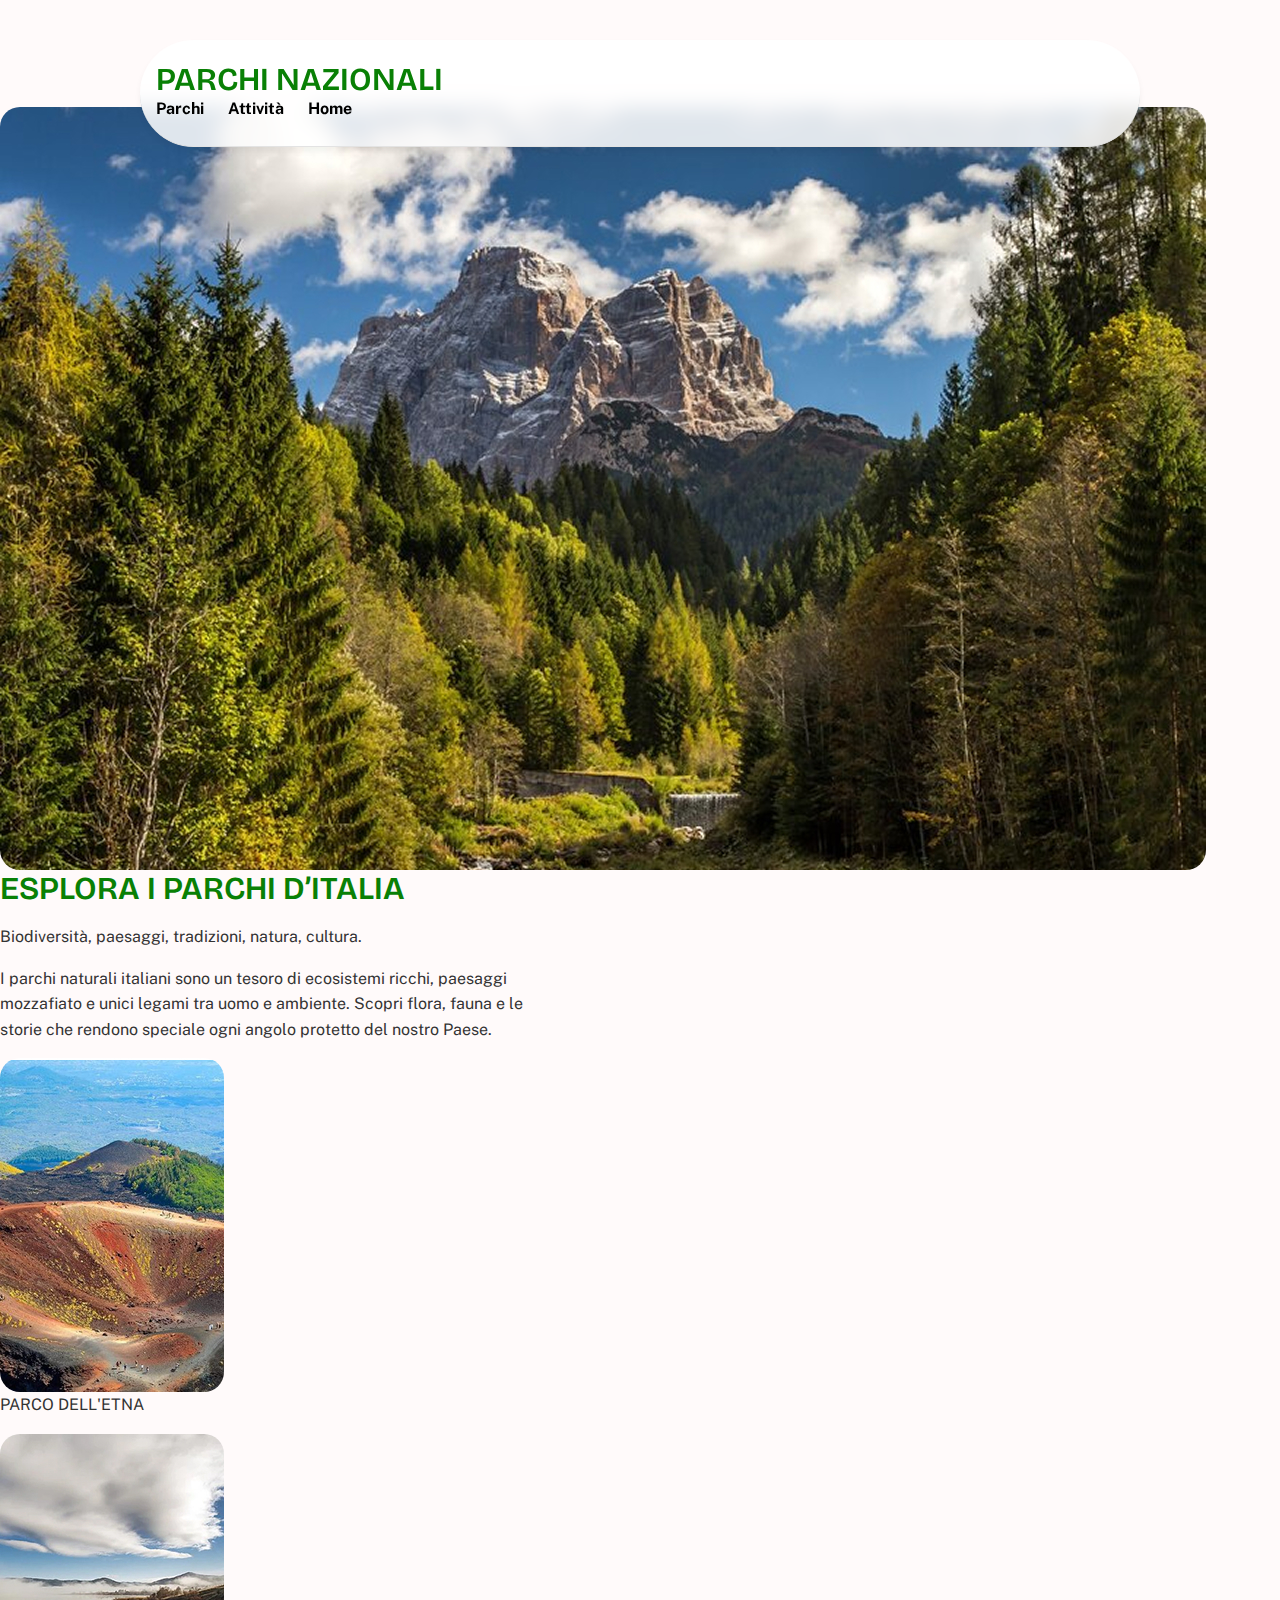
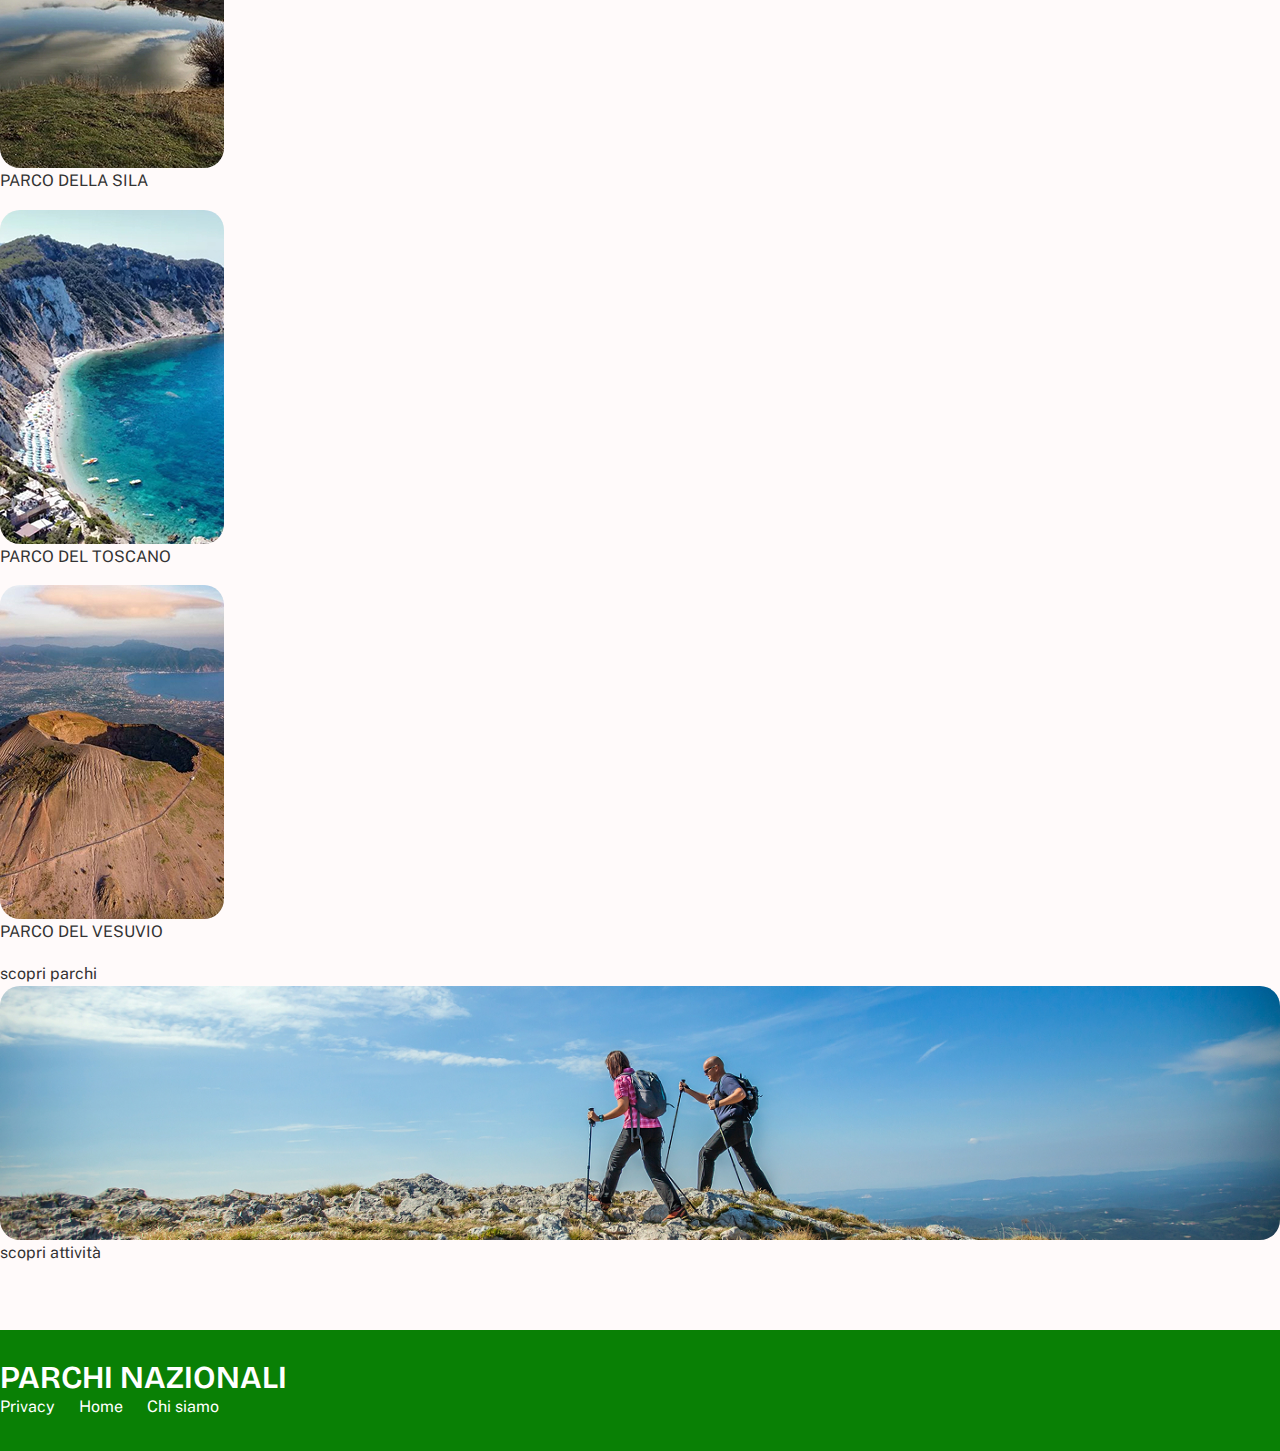
<file: index.html>
<!DOCTYPE html>
<html lang="it">
<head>
  <meta charset="UTF-8">
  <meta name="viewport" content="width=device-width, initial-scale=1.0">
  <title>Parchi Nazionali</title>
  <link rel="stylesheet" href="css/style.css">
</head>
<body>

  <header>
    <div class="header-container">
   <h3><a href="index.html">PARCHI NAZIONALI</a></h3>
    <nav>
      <ul>
      <li><a href="parchi.html">Parchi</a></li>
     <li><a href="attivita.html">Attività</a></li>
     <li><a href="index.html">Home</a></li>
      </ul>
    </nav>
    </div>
  </header>
<main class="main-content">
  
    <img class="homeimg" src="img/home.jpg" alt="Dolomiti">
 
 <h2>ESPLORA I PARCHI D’ITALIA</h2>
 <section class="tpd">
  <p>Biodiversità, paesaggi, tradizioni, natura, cultura.</p>
   <p>I parchi naturali italiani sono un tesoro di ecosistemi ricchi, paesaggi mozzafiato e unici legami tra uomo e ambiente.
    Scopri flora, fauna e le storie che rendono speciale ogni angolo protetto del nostro Paese.</p> 
  
</section>

<section class="parchi-grid">
  <div class="parchi-card">
    <a href="etna.html">
    <div class="parchi-img">
      </a>
    <img a src="img/etnahome.jpg" alt="Etna">
     </div>
     <div class="parchi-text">
     <p><a href="etna.html"> PARCO DELL'ETNA</a></p>
    </div>
    </div>

    <div class="parchi-card">
    <div class="parchi-img">
      <a href="sila.html">
    <img a src="img/silahome.jpg" alt="sila">
    </a>
     </div>
     <div class="parchi-text">
     <p><a href="sila.html"> PARCO DELLA SILA</a></p>
    </div>
    </div>

    <div class="parchi-card">
    <div class="parchi-img">
    <a href="toscano.html">
    <img a src="img/toscanohome.jpg" alt="toscano">
    </a>
    </div>
    <div class="parchi-text">
    <p><a href="toscano.html"> PARCO DEL TOSCANO</a></p>
    </div>
    </div>

    <div class="parchi-card">
    <div class="parchi-img">
    <a href="vesuvio.html">
    <img src="img/vesuviohome.jpg" alt="Vesuvio">
    </a>
    </div>
    <div class="parchi-text">
    <p><a href="vesuvio.html"> PARCO DEL VESUVIO</a></p>
    </div>
    </div>


</section>

<section class="bottoneuno">
  <a href="parchi.html"> scopri parchi </a>
</section>

<section class="attivita-img-wrapper">
   <a href="attivita.html">
  <img  class="homeimg" src="img/homeattivita.jpg" alt="attività">
</a>
</section>

<section class="bottonedue">
  <a href="attivita.html"> scopri attività </a>
</section>


</main>


 <footer > 
              <div class="footer-container"> 
              <div class="footer-title">
                 <h3><a href="index.html"> PARCHI NAZIONALI </a></h3> 
                </div> 
                <div class="footer-text">
                   <nav> 
                    <ul> 
                      <li><a href="">Privacy</a>
                      </li> 
                      <li><a href="index.html">Home</a></li> 
                      <li><a href="">Chi siamo</a></li> 
                    </ul> 
                  </nav> 
                </div> 
             </div> 
            </footer>

</body>
</html>
</file>
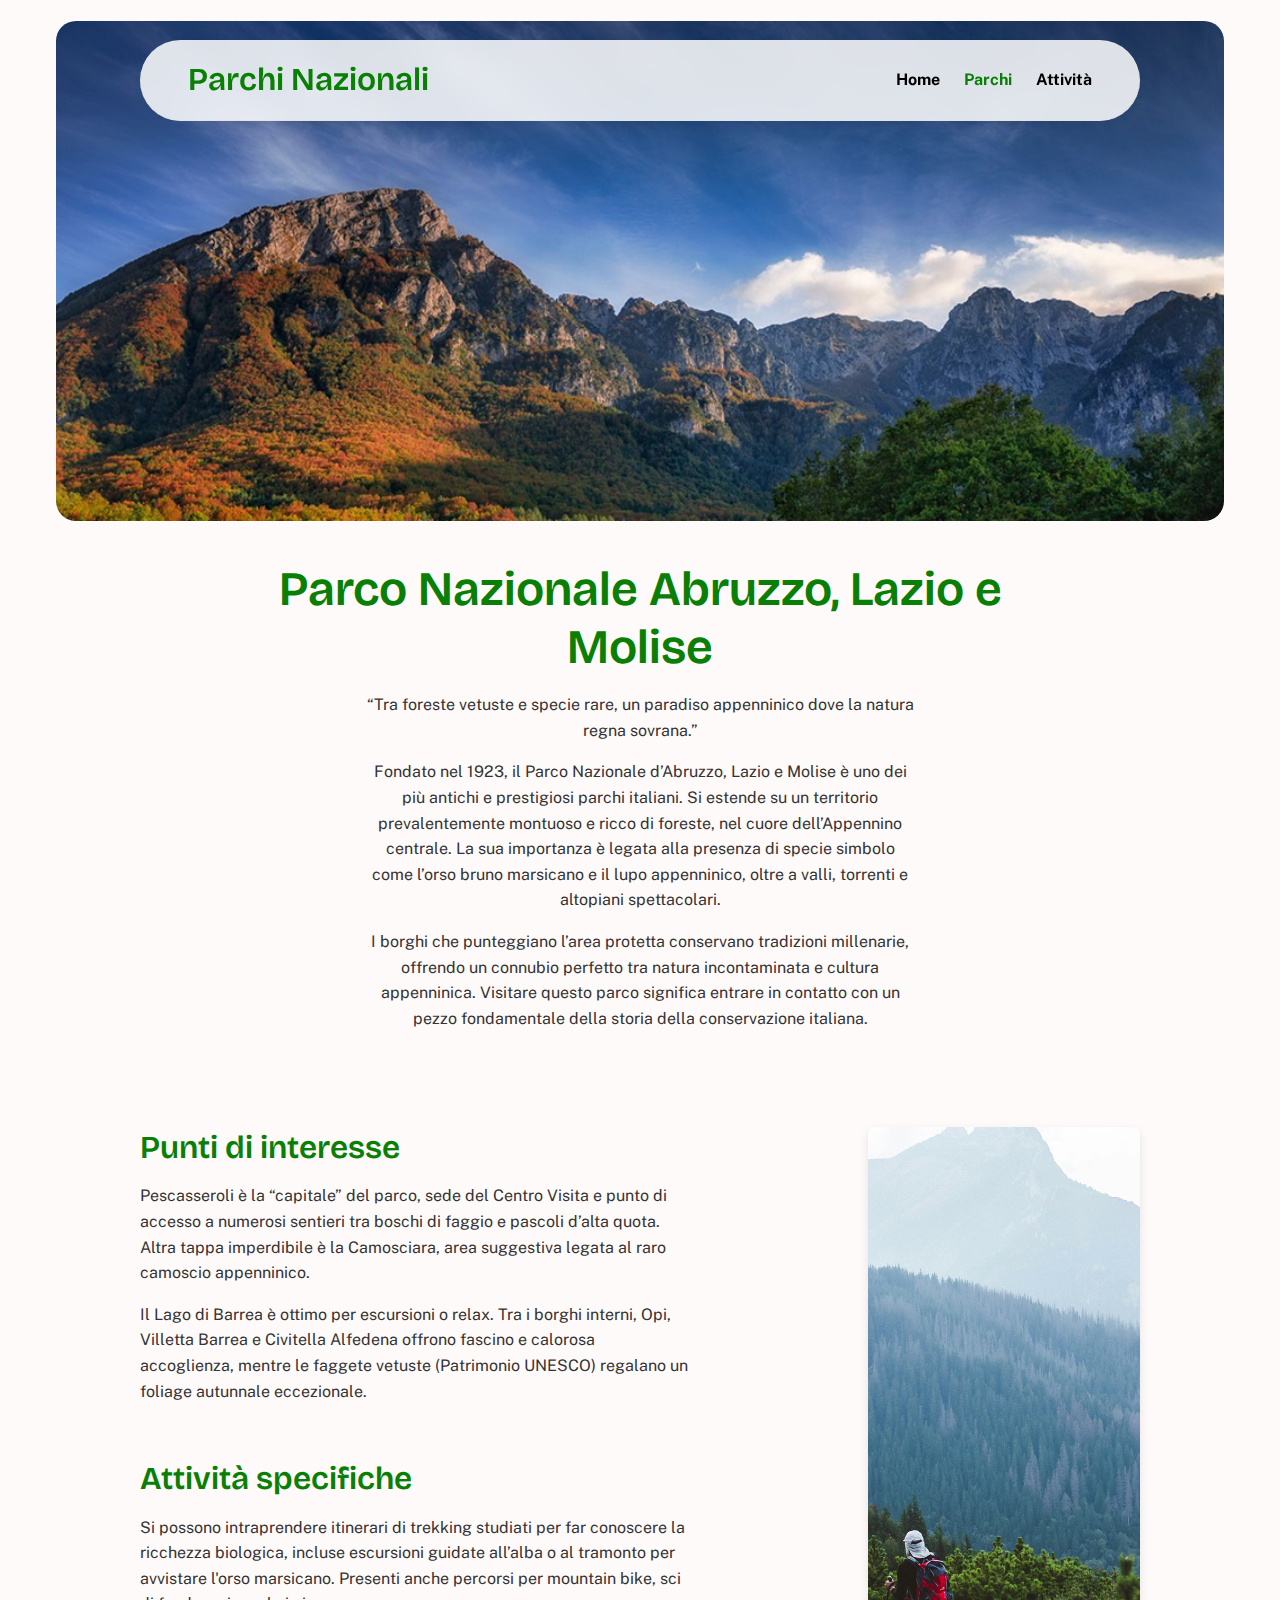
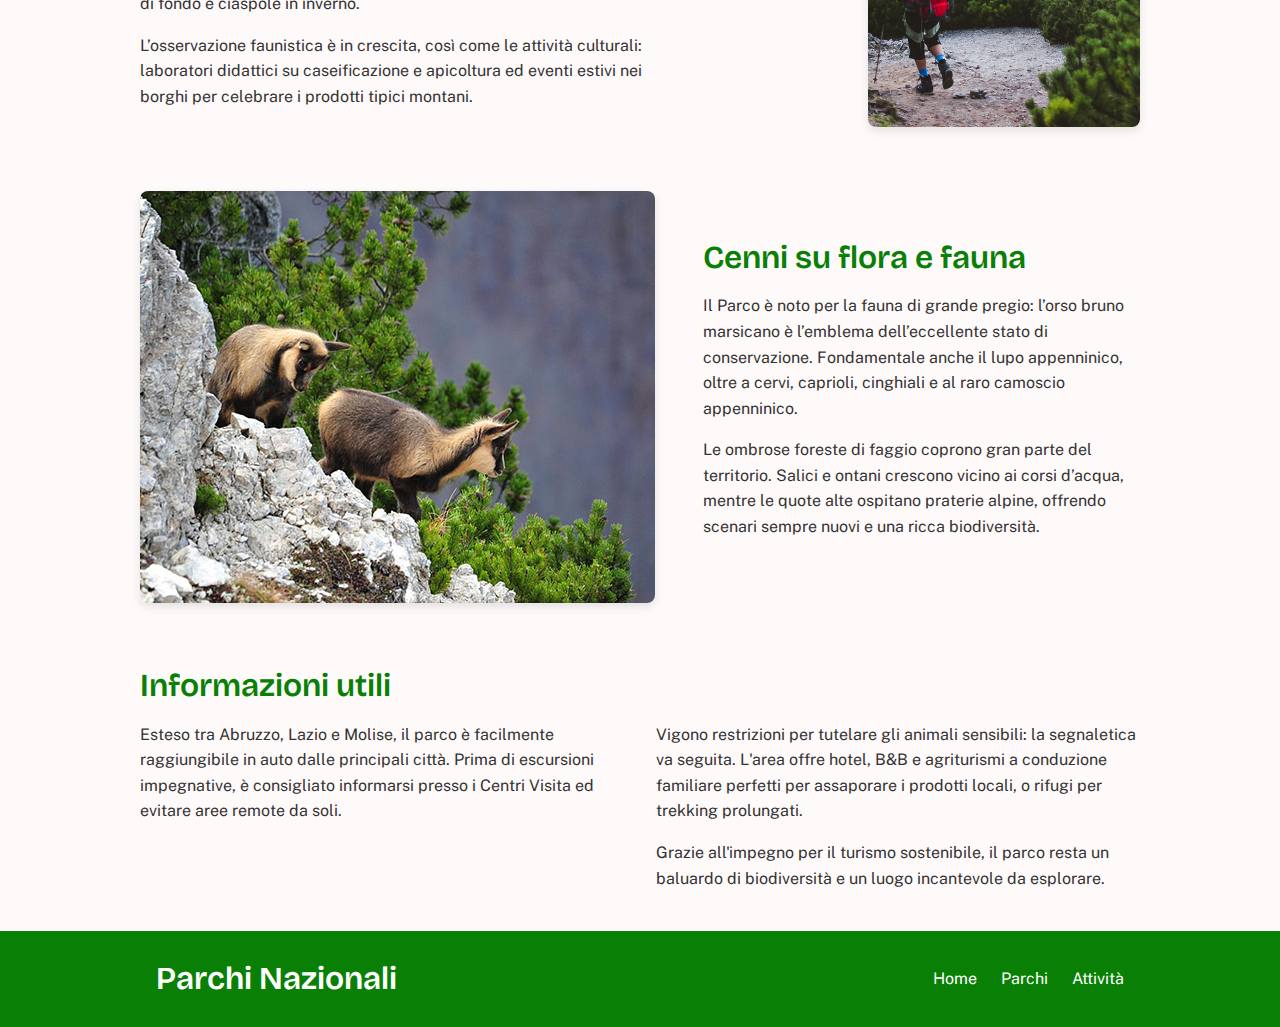
<file: abruzzo.html>
﻿<!DOCTYPE html>
<html lang="it">

<head>
  <meta charset="UTF-8" />
  <meta name="viewport" content="width=device-width, initial-scale=1.0" />
  <title>Parco Nazionale d’Abruzzo, Lazio e Molise</title>
  <link rel="stylesheet" href="css/style.css">
</head>

<body>

  <header>
    <div class="container header-inner">
      <h3><a href="index.html">Parchi Nazionali</a></h3>
      <nav>
        <ul>
          <li><a href="index.html">Home</a></li>
          <li><a href="parchi.html" class="active">Parchi</a></li>
          <li><a href="attivita.html">Attività</a></li>
        </ul>
      </nav>
    </div>
  </header>

  <main class="container">

    <img class="hero-img" src="img/abruzzouno.jpg" alt="Parco Nazionale d’Abruzzo, Lazio e Molise" />

    <div class="intro-text">
      <h1>Parco Nazionale Abruzzo, Lazio e Molise</h1>
      <p>“Tra foreste vetuste e specie rare, un paradiso appenninico dove la natura regna sovrana.”</p>

      <p>
        Fondato nel 1923, il Parco Nazionale d’Abruzzo, Lazio e Molise è uno dei più antichi e prestigiosi parchi
        italiani. Si estende su un territorio prevalentemente montuoso e ricco di foreste, nel cuore dell’Appennino
        centrale. La sua importanza è legata alla presenza di specie simbolo come l’orso bruno marsicano e il lupo
        appenninico, oltre a valli, torrenti e altopiani spettacolari.
      </p>
      <p>
        I borghi che punteggiano l’area protetta conservano tradizioni millenarie, offrendo un connubio perfetto tra
        natura incontaminata e cultura appenninica. Visitare questo parco significa entrare in contatto con un pezzo
        fondamentale della storia della conservazione italiana.
      </p>
    </div>

    <div class="split-section first-section">
      <div>
        <h2>Punti di interesse</h2>
        <p>Pescasseroli è la “capitale” del parco, sede del Centro Visita e punto di accesso a numerosi sentieri tra
          boschi di faggio e pascoli d’alta quota. Altra tappa imperdibile è la Camosciara, area suggestiva legata al
          raro camoscio appenninico.</p>
        <p>Il Lago di Barrea è ottimo per escursioni o relax. Tra i borghi interni, Opi, Villetta Barrea e Civitella
          Alfedena offrono fascino e calorosa accoglienza, mentre le faggete vetuste (Patrimonio UNESCO) regalano un
          foliage autunnale eccezionale.</p>
        <h2 class="section-subtitle">Attività specifiche</h2>

        <p>Si possono intraprendere itinerari di trekking studiati per far conoscere la ricchezza biologica, incluse
          escursioni guidate all’alba o al tramonto per avvistare l'orso marsicano. Presenti anche percorsi per mountain
          bike, sci di fondo e ciaspole in inverno.</p>
        <p>L’osservazione faunistica è in crescita, così come le attività culturali: laboratori didattici su
          caseificazione e apicoltura ed eventi estivi nei borghi per celebrare i prodotti tipici montani.</p>

      </div>
      <img src="img/abruzzodue.jpg" alt="Panorama del Parco" />
    </div>

    <div class="split-section split-section-reverse">
      <div>

        <h2>Cenni su flora e fauna</h2>

        <p> Il Parco è noto per la fauna di grande pregio: l’orso bruno marsicano è l’emblema dell’eccellente stato di
          conservazione. Fondamentale anche il lupo appenninico, oltre a cervi, caprioli, cinghiali e al raro camoscio
          appenninico.</p>
        <p> Le ombrose foreste di faggio coprono gran parte del territorio. Salici e ontani crescono vicino ai corsi
          d’acqua, mentre le quote alte ospitano praterie alpine, offrendo scenari sempre nuovi e una ricca
          biodiversità.</p>
      </div>
      <img src="img/abruzzotre.jpg" alt="Orso bruno marsicano su un pendio roccioso" />
    </div>

    <div class="text-block">
      <h2>Informazioni utili</h2>
      <div class="info-columns">
        <div>
          <p>Esteso tra Abruzzo, Lazio e Molise, il parco è facilmente raggiungibile in auto dalle principali città.
            Prima
            di escursioni impegnative, è consigliato informarsi presso i Centri Visita ed evitare aree remote da soli.
          </p>
        </div>
        <div>
          <p>Vigono restrizioni per tutelare gli animali sensibili: la segnaletica va seguita. L'area offre hotel, B&B e
            agriturismi a conduzione familiare perfetti per assaporare i prodotti locali, o rifugi per trekking
            prolungati.
          </p>
          <p>Grazie all'impegno per il turismo sostenibile, il parco resta un baluardo di biodiversità e un luogo
            incantevole da esplorare.</p>
        </div>
      </div>
    </div>

  </main>

  <footer>
    <div class="container footer-inner">
      <h3><a href="index.html">Parchi Nazionali</a></h3>
      <nav>
        <ul>
          <li><a href="index.html">Home</a></li>
          <li><a href="parchi.html">Parchi</a></li>
          <li><a href="attivita.html">Attivit&agrave;</a></li>
        </ul>
      </nav>
    </div>
  </footer>
</body>

</html>
</file>
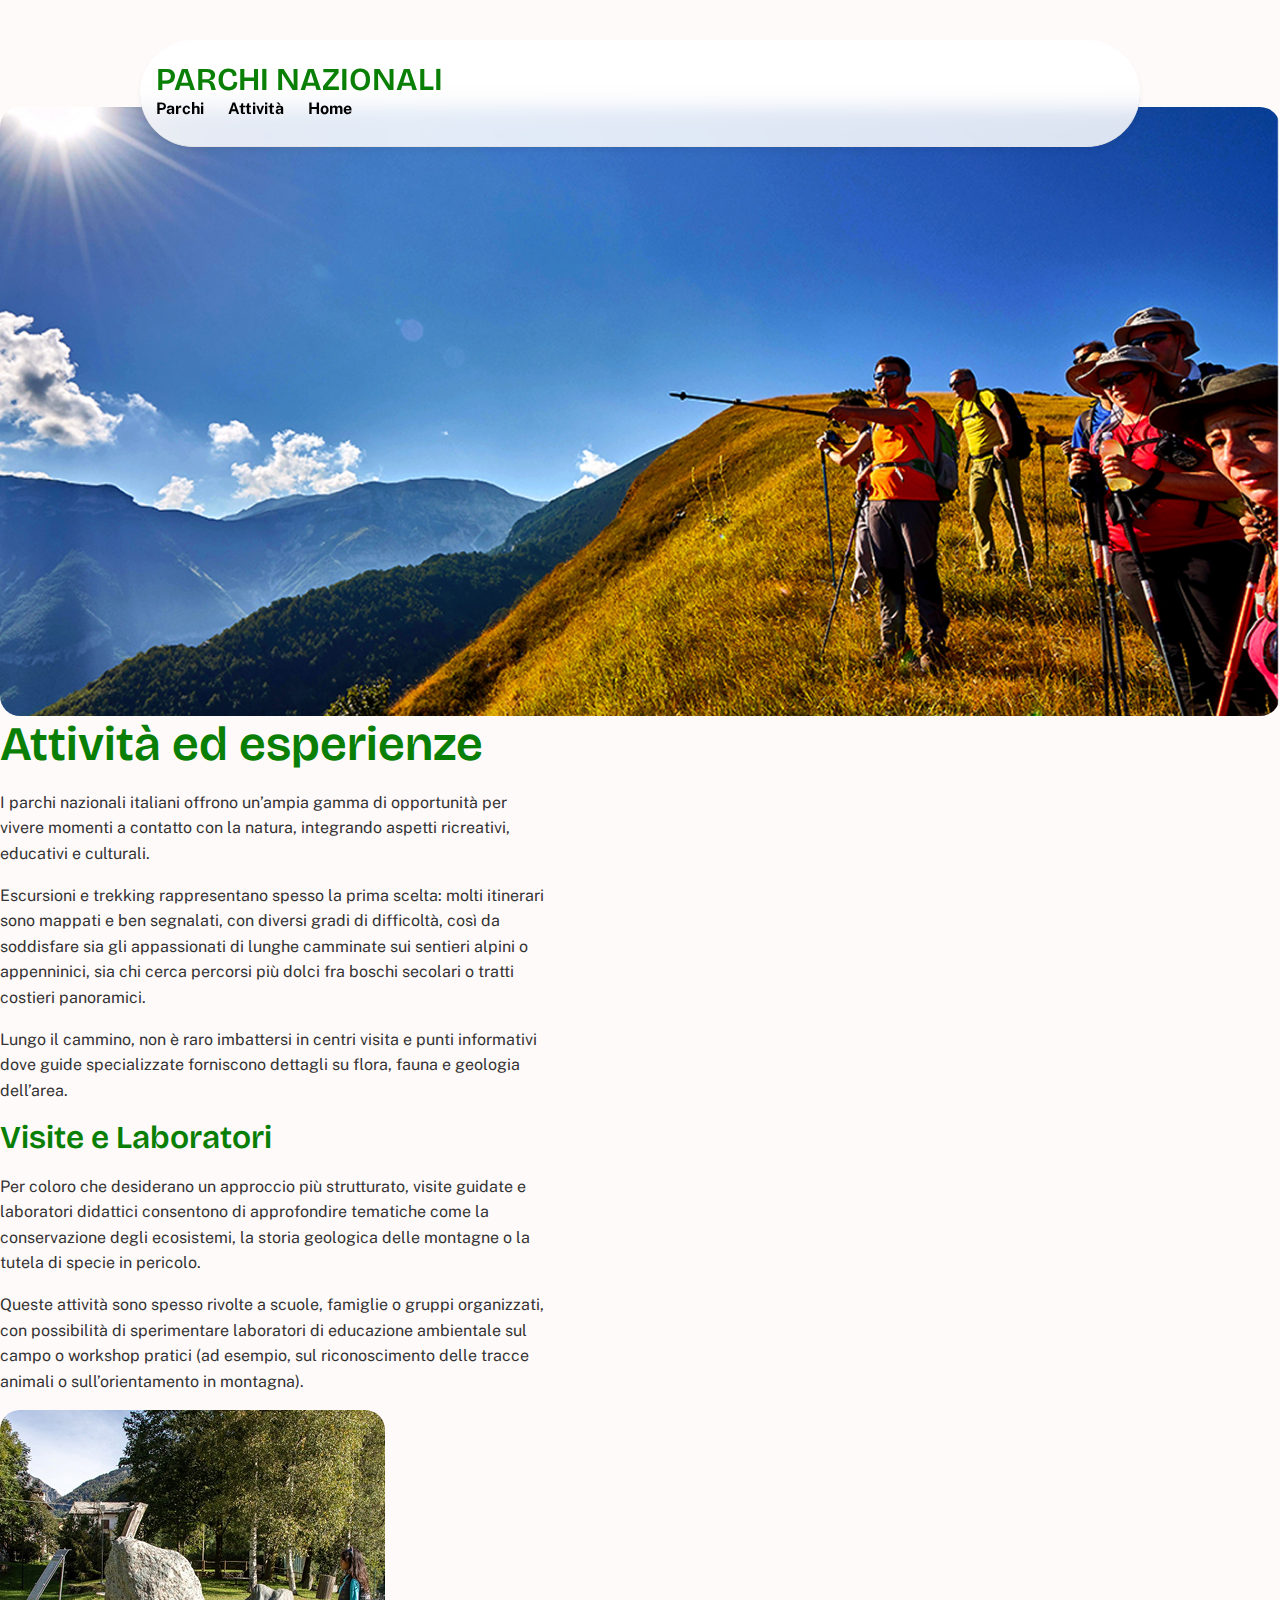
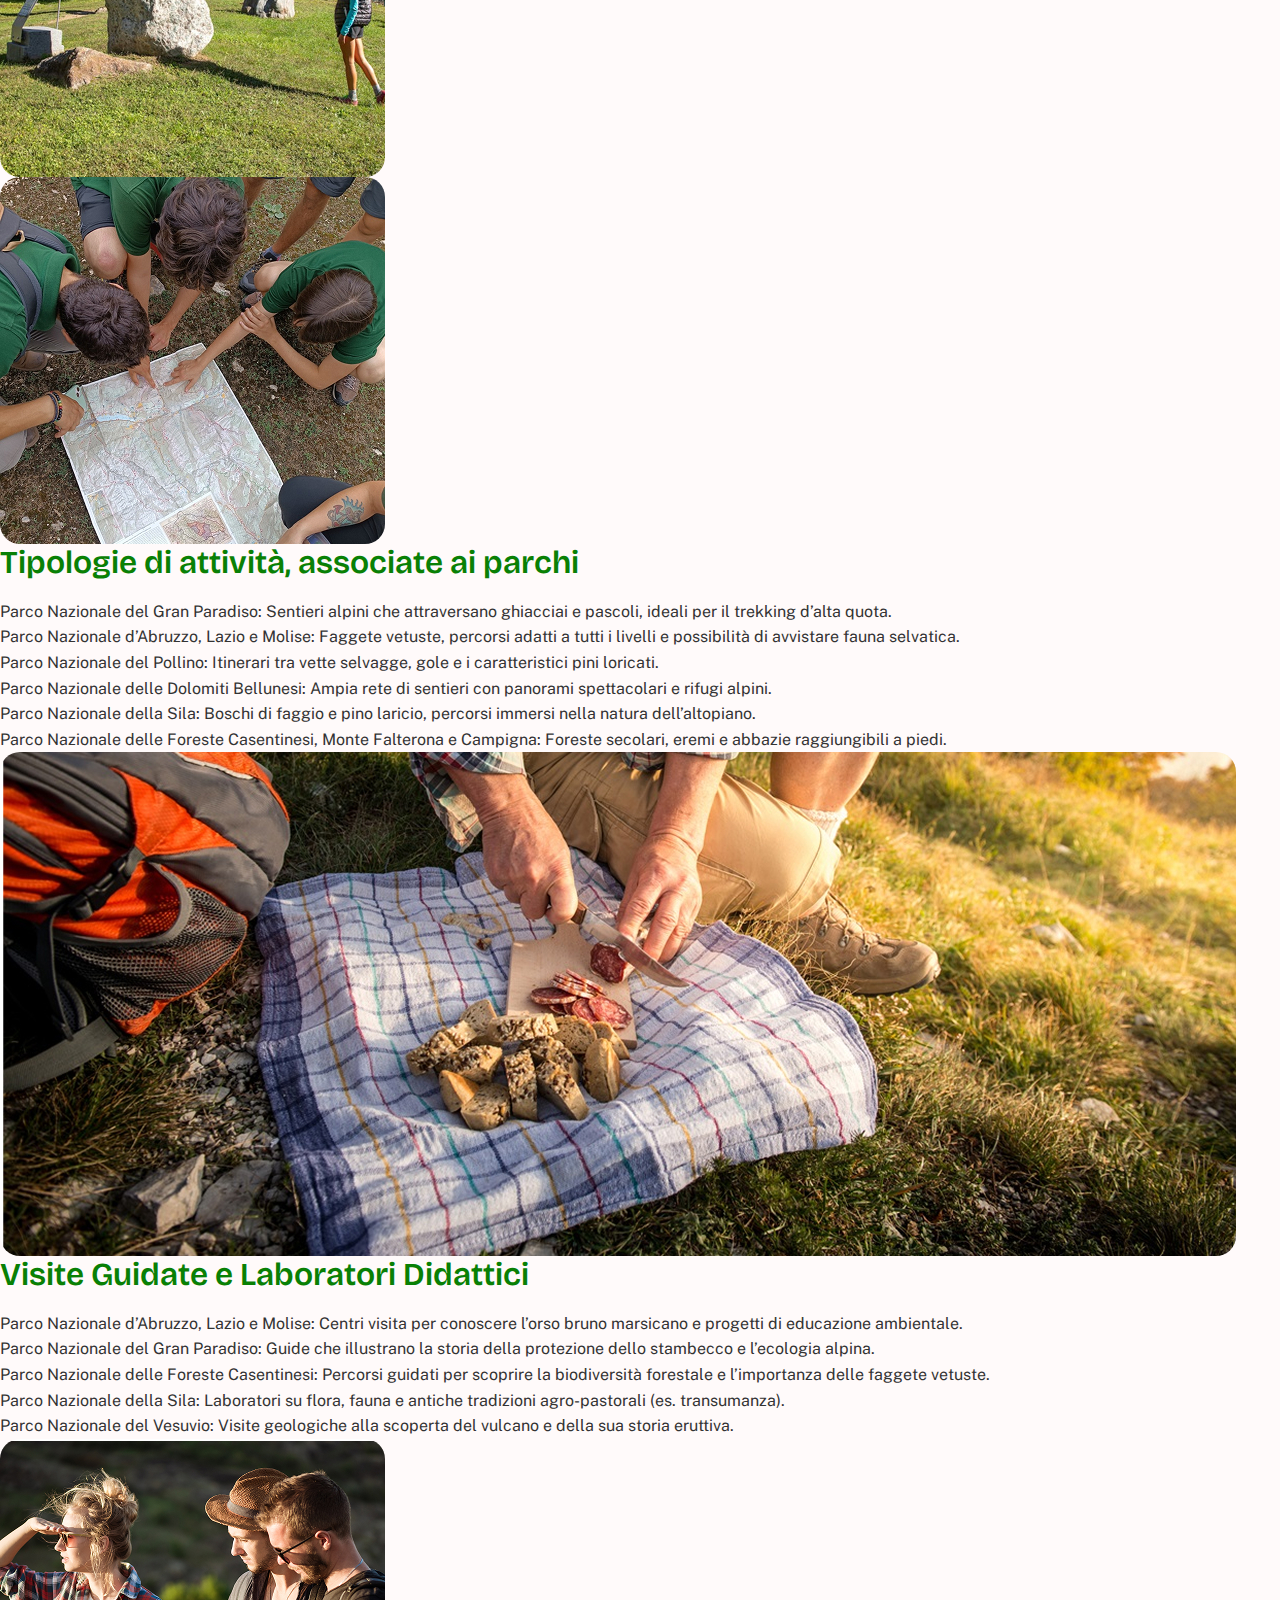
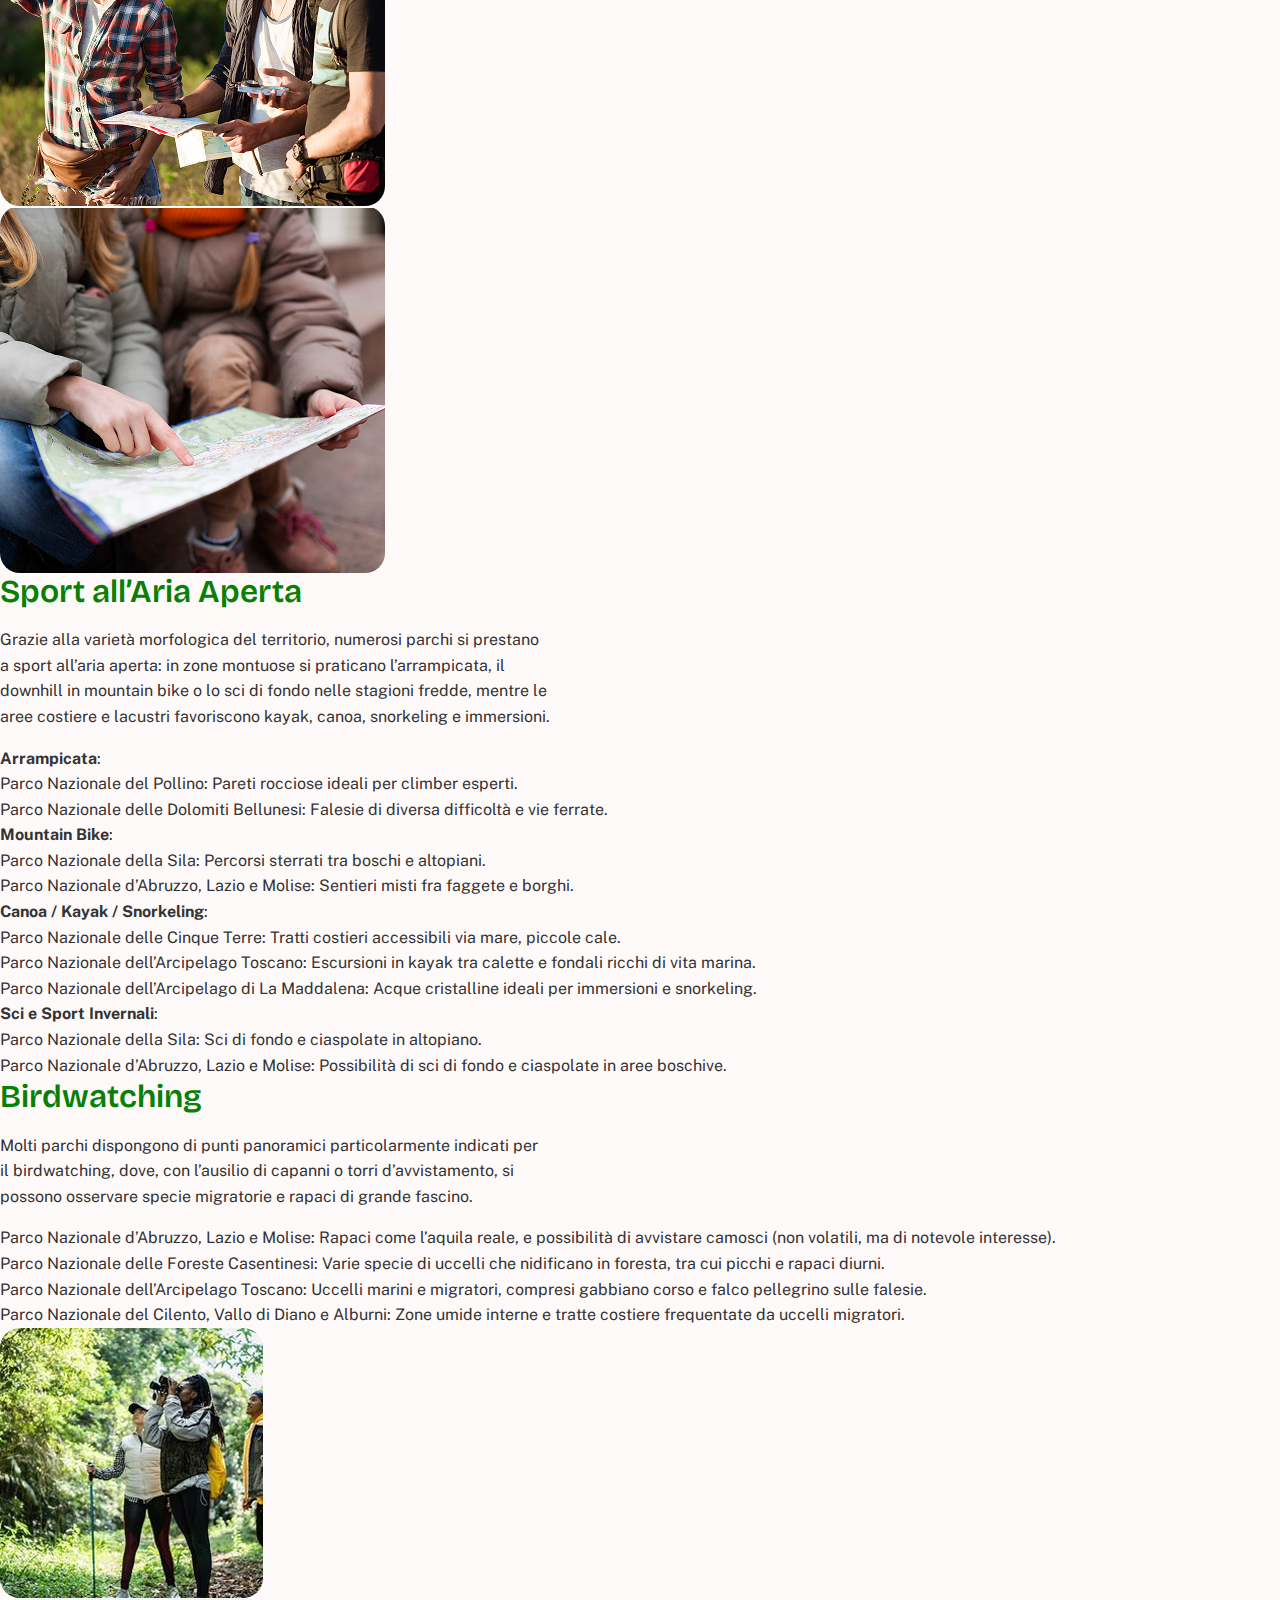
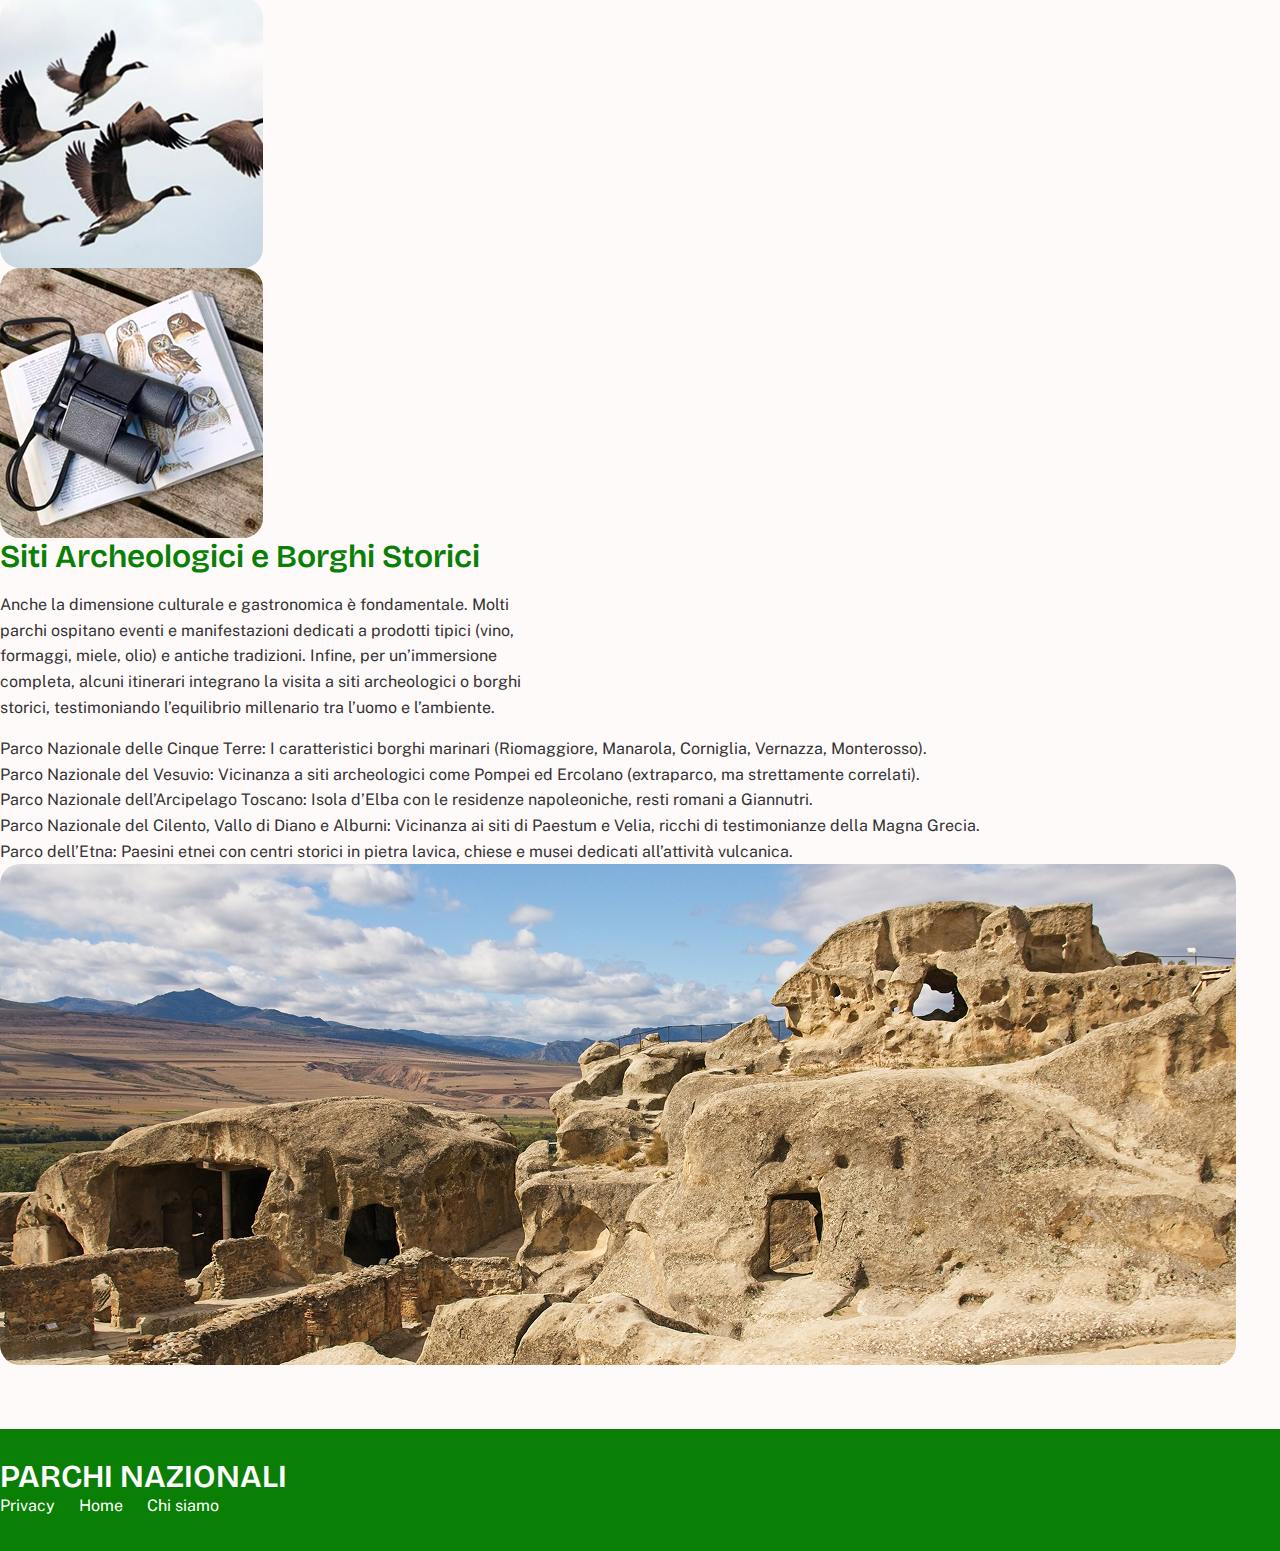
<file: attivita.html>
<!DOCTYPE html>
<html lang="it">
<head>
  <meta charset="UTF-8" />
  <meta name="viewport" content="width=device-width, initial-scale=1.0"/>
  <title>Attività ed esperienze</title>
  <link rel="stylesheet" href="css/style.css">
</head>
<body>

  <header> 
    <div class="header-container"> 
      <h3><a href="index.html">PARCHI NAZIONALI</a></h3> 
      <nav> 
        <ul> 
          <li><a href="parchi.html">Parchi</a></li> 
          <li><a href="attivita.html">Attività</a></li> 
          <li><a href="index.html">Home</a></li> 
        </ul> 
      </nav>
    </div>  
  </header>

  <main class="main-content">

    <img class="homeimg" src="img/attivitauno.jpg" 
         alt="Gruppo di escursionisti in montagna" />

    <div class="tpd">
      <h1>Attività ed esperienze</h1>
      <p>I parchi nazionali italiani offrono un’ampia gamma di opportunità per vivere momenti a contatto con la natura, integrando aspetti ricreativi, educativi e culturali.</p>
      <p>Escursioni e trekking rappresentano spesso la prima scelta: molti itinerari sono mappati e ben segnalati, con diversi gradi di difficoltà, così da soddisfare sia gli appassionati di lunghe camminate sui sentieri alpini o appenninici, sia chi cerca percorsi più dolci fra boschi secolari o tratti costieri panoramici.</p>
      <p>Lungo il cammino, non è raro imbattersi in centri visita e punti informativi dove guide specializzate forniscono dettagli su flora, fauna e geologia dell’area.</p>
    </div>

    <section class="tpd">
      <h2>Visite e Laboratori</h2>
      <p>Per coloro che desiderano un approccio più strutturato, visite guidate e laboratori didattici consentono di approfondire tematiche come la conservazione degli ecosistemi, la storia geologica delle montagne o la tutela di specie in pericolo.</p>
      <p>Queste attività sono spesso rivolte a scuole, famiglie o gruppi organizzati, con possibilità di sperimentare laboratori di educazione ambientale sul campo o workshop pratici (ad esempio, sul riconoscimento delle tracce animali o sull’orientamento in montagna).</p>

      <div class="sezione-doppia">
        <div class="immagine-sez">
          <img src="img/attivitadue.jpg" 
               alt="Partecipanti a un laboratorio all'aperto" />
        </div>
        <div class="immagine-sez">
          <img src="img/attivitatre.jpg" 
               alt="Bambini intenti a osservare una mappa" />
        </div>
      </div>
    </section>

    <section class="tpd">
      <h2>Tipologie di attività, associate ai parchi</h2>
      <ul>
        <li>Parco Nazionale del Gran Paradiso: Sentieri alpini che attraversano ghiacciai e pascoli, ideali per il trekking d’alta quota.</li>
        <li>Parco Nazionale d’Abruzzo, Lazio e Molise: Faggete vetuste, percorsi adatti a tutti i livelli e possibilità di avvistare fauna selvatica.</li>
        <li>Parco Nazionale del Pollino: Itinerari tra vette selvagge, gole e i caratteristici pini loricati.</li>
        <li>Parco Nazionale delle Dolomiti Bellunesi: Ampia rete di sentieri con panorami spettacolari e rifugi alpini.</li>
        <li>Parco Nazionale della Sila: Boschi di faggio e pino laricio, percorsi immersi nella natura dell’altopiano.</li>
        <li>Parco Nazionale delle Foreste Casentinesi, Monte Falterona e Campigna: Foreste secolari, eremi e abbazie raggiungibili a piedi.</li>
      </ul>
    </section>

    <div class="tpd">
      <img class="homeimg" src="img/attivitadieci.jpg" 
           alt="Parte di un picnic con prodotti locali nel parco" />
    </div>

    <section class="tpd">
      <h2>Visite Guidate e Laboratori Didattici</h2>
      <ul>
        <li>Parco Nazionale d’Abruzzo, Lazio e Molise: Centri visita per conoscere l’orso bruno marsicano e progetti di educazione ambientale.</li>
        <li>Parco Nazionale del Gran Paradiso: Guide che illustrano la storia della protezione dello stambecco e l’ecologia alpina.</li>
        <li>Parco Nazionale delle Foreste Casentinesi: Percorsi guidati per scoprire la biodiversità forestale e l’importanza delle faggete vetuste.</li>
        <li>Parco Nazionale della Sila: Laboratori su flora, fauna e antiche tradizioni agro-pastorali (es. transumanza).</li>
        <li>Parco Nazionale del Vesuvio: Visite geologiche alla scoperta del vulcano e della sua storia eruttiva.</li>
      </ul>

      <div class="sezione-doppia">
        <div class="immagine-sez">
          <img src="img/attivitaunidic.jpg" 
               alt="Bambini accompagnati da una guida naturalistica" />
        </div>
        <div class="immagine-sez">
          <img src="img/attivitadodici.jpg" 
               alt="Laboratorio con mappa e strumenti didattici" />
        </div>
      </div>
    </section>

    <section class="tpd">
      <h2>Sport all’Aria Aperta</h2>
      <p>Grazie alla varietà morfologica del territorio, numerosi parchi si prestano a sport all’aria aperta: in zone montuose si praticano l’arrampicata, il downhill in mountain bike o lo sci di fondo nelle stagioni fredde, mentre le aree costiere e lacustri favoriscono kayak, canoa, snorkeling e immersioni.</p>
      <ul>
        <li><strong>Arrampicata</strong>:
          <ol>
            <li>Parco Nazionale del Pollino: Pareti rocciose ideali per climber esperti.</li>
            <li>Parco Nazionale delle Dolomiti Bellunesi: Falesie di diversa difficoltà e vie ferrate.</li>
          </ol>
        </li>
        <li><strong>Mountain Bike</strong>:
          <ol>
            <li>Parco Nazionale della Sila: Percorsi sterrati tra boschi e altopiani.</li>
            <li>Parco Nazionale d’Abruzzo, Lazio e Molise: Sentieri misti fra faggete e borghi.</li>
          </ul>
        </ol>
        <li><strong>Canoa / Kayak / Snorkeling</strong>:
          <ol>
            <li>Parco Nazionale delle Cinque Terre: Tratti costieri accessibili via mare, piccole cale.</li>
            <li>Parco Nazionale dell’Arcipelago Toscano: Escursioni in kayak tra calette e fondali ricchi di vita marina.</li>
            <li>Parco Nazionale dell’Arcipelago di La Maddalena: Acque cristalline ideali per immersioni e snorkeling.</li>
          </ol>
        </li>
        <li><strong>Sci e Sport Invernali</strong>:
          <ol>
            <li>Parco Nazionale della Sila: Sci di fondo e ciaspolate in altopiano.</li>
            <li>Parco Nazionale d’Abruzzo, Lazio e Molise: Possibilità di sci di fondo e ciaspolate in aree boschive.</li>
          </ul>
        </li>
      </ol>
    </section>



    <section class="tpd">
      <h2>Birdwatching</h2>
      <p>Molti parchi dispongono di punti panoramici particolarmente indicati per il birdwatching, dove, con l’ausilio di capanni o torri d’avvistamento, si possono osservare specie migratorie e rapaci di grande fascino.</p>
      <ul>
        <li>Parco Nazionale d’Abruzzo, Lazio e Molise: Rapaci come l’aquila reale, e possibilità di avvistare camosci (non volatili, ma di notevole interesse).</li>
        <li>Parco Nazionale delle Foreste Casentinesi: Varie specie di uccelli che nidificano in foresta, tra cui picchi e rapaci diurni.</li>
        <li>Parco Nazionale dell’Arcipelago Toscano: Uccelli marini e migratori, compresi gabbiano corso e falco pellegrino sulle falesie.</li>
        <li>Parco Nazionale del Cilento, Vallo di Diano e Alburni: Zone umide interne e tratte costiere frequentate da uccelli migratori.</li>
      </ul>

      <div class="sezione-doppia">
        <div class="immagine-sez">
          <img src="img/attivitasei.jpg" 
               alt="Coppia che osserva uccelli con binocolo" />
        </div>
        <div class="immagine-sez">
          <img src="img/attivitasette.jpg" 
               alt="Stormo di uccelli in volo" />
        </div>
        <div class="immagine-sez">
          <img src="img/attivitaotto.jpg" 
               alt="Binocolo e guida ornitologica su un tavolo" />
        </div>
      </div>
    </section>

    <section class="tpd">
      <h2>Siti Archeologici e Borghi Storici</h2>
      <p>Anche la dimensione culturale e gastronomica è fondamentale. Molti parchi ospitano eventi e manifestazioni dedicati a prodotti tipici (vino, formaggi, miele, olio) e antiche tradizioni. Infine, per un’immersione completa, alcuni itinerari integrano la visita a siti archeologici o borghi storici, testimoniando l’equilibrio millenario tra l’uomo e l’ambiente.</p>
      <ul>
        <li>Parco Nazionale delle Cinque Terre: I caratteristici borghi marinari (Riomaggiore, Manarola, Corniglia, Vernazza, Monterosso).</li>
        <li>Parco Nazionale del Vesuvio: Vicinanza a siti archeologici come Pompei ed Ercolano (extraparco, ma strettamente correlati).</li>
        <li>Parco Nazionale dell’Arcipelago Toscano: Isola d’Elba con le residenze napoleoniche, resti romani a Giannutri.</li>
        <li>Parco Nazionale del Cilento, Vallo di Diano e Alburni: Vicinanza ai siti di Paestum e Velia, ricchi di testimonianze della Magna Grecia.</li>
        <li>Parco dell’Etna: Paesini etnei con centri storici in pietra lavica, chiese e musei dedicati all’attività vulcanica.</li>
      </ul>
    </section>

    <div class="tpd">
      <img class="homeimg" src="img/attivita9.jpg" 
           alt="Antico borgo in pietra su un paesaggio collinare" />
    </div>

  </main>

  <footer> 
    <div class="footer-container"> 
      <div class="footer-title">
        <h3><a href="index.html">PARCHI NAZIONALI</a></h3> 
      </div> 
      <div class="footer-text">
        <nav> 
          <ul> 
            <li><a href="">Privacy</a></li> 
            <li><a href="index.html">Home</a></li> 
            <li><a href="">Chi siamo</a></li> 
          </ul> 
        </nav> 
      </div> 
    </div> 
  </footer>

</body>
</html>
</file>
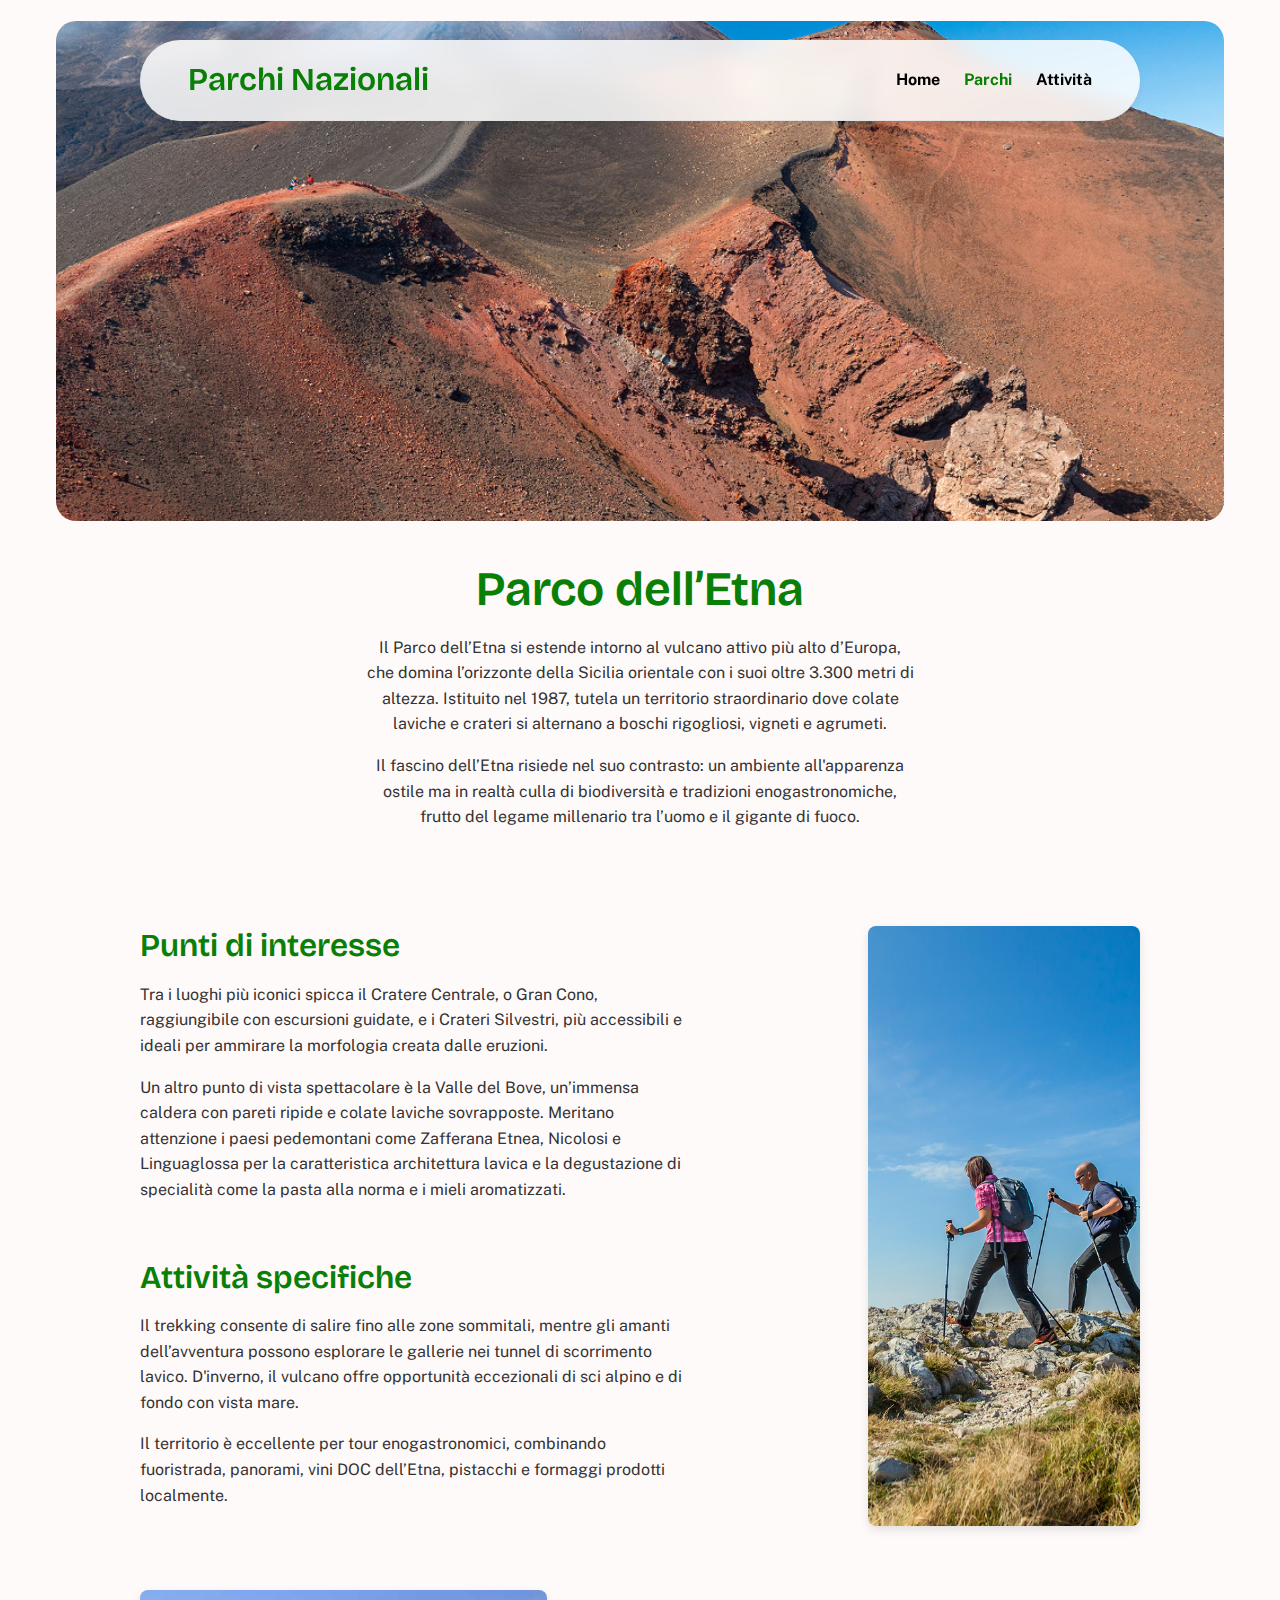
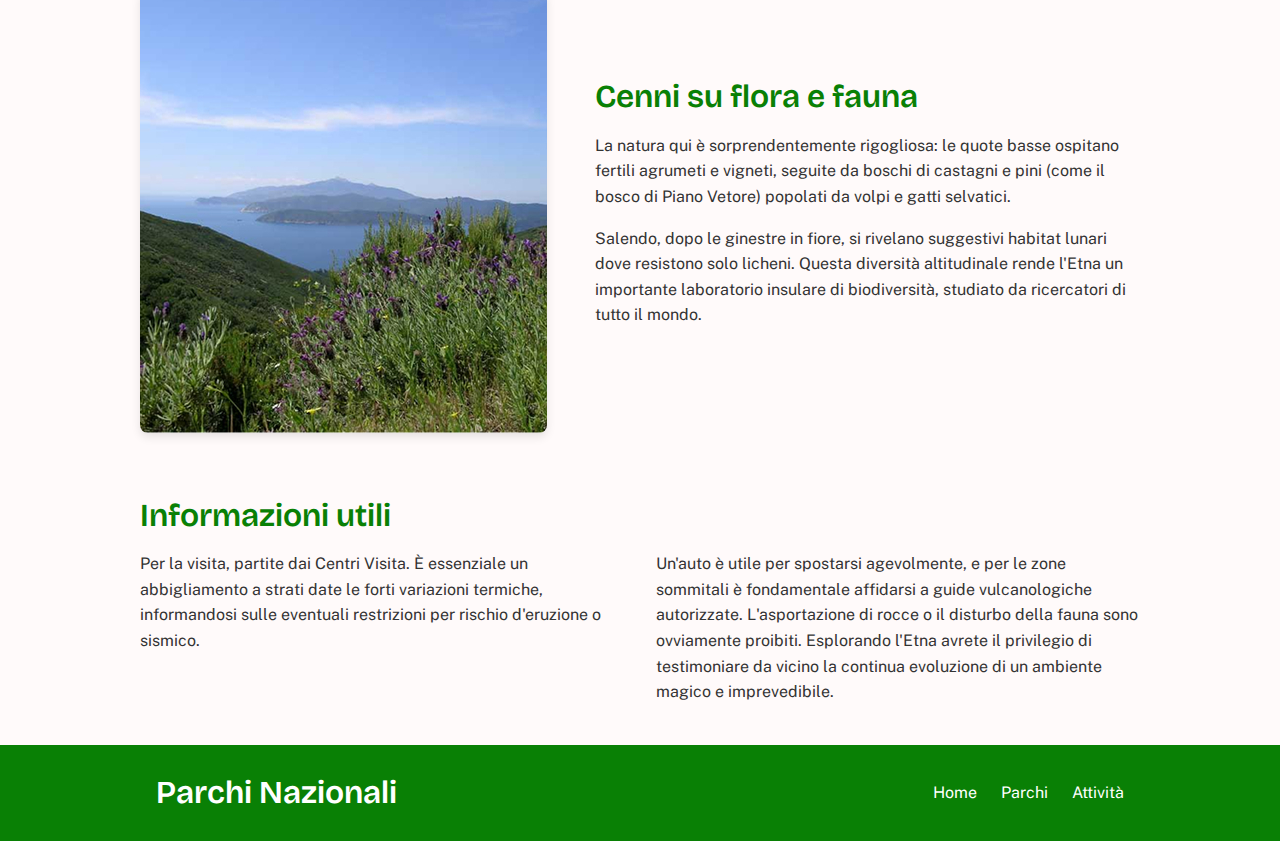
<file: etna.html>
﻿<!DOCTYPE html>
<html lang="it">

<head>
  <meta charset="UTF-8" />
  <meta name="viewport" content="width=device-width, initial-scale=1.0" />
  <title>Parco dell’Etna</title>
  <link rel="stylesheet" href="css/style.css">
</head>

<body>

  <header>
    <div class="container header-inner">
      <h3><a href="index.html">Parchi Nazionali</a></h3>
      <nav>
        <ul>
          <li><a href="index.html">Home</a></li>
          <li><a href="parchi.html" class="active">Parchi</a></li>
          <li><a href="attivita.html">Attività</a></li>
        </ul>
      </nav>
    </div>
  </header>

  <main class="container">
    <img class="hero-img" src="img/etnauno.jpg" alt="Vulcano Etna in Sicilia" />

    <div class="intro-text">
      <h1>Parco dell’Etna</h1>
      <p>
        Il Parco dell’Etna si estende intorno al vulcano attivo più alto d’Europa, che domina l’orizzonte della Sicilia
        orientale con i suoi oltre 3.300 metri di altezza. Istituito nel 1987, tutela un territorio straordinario dove
        colate laviche e crateri si alternano a boschi rigogliosi, vigneti e agrumeti.
      </p>
      <p>
        Il fascino dell’Etna risiede nel suo contrasto: un ambiente all'apparenza ostile ma in realtà culla di
        biodiversità e tradizioni enogastronomiche, frutto del legame millenario tra l’uomo e il gigante di fuoco.
      </p>
    </div>

    <div class="split-section first-section">
      <div>
        <h2>Punti di interesse</h2>
        <p>Tra i luoghi più iconici spicca il Cratere Centrale, o Gran Cono, raggiungibile con escursioni guidate, e i
          Crateri Silvestri, più accessibili e ideali per ammirare la morfologia creata dalle eruzioni.</p>
        <p>Un altro punto di vista spettacolare è la Valle del Bove, un’immensa caldera con pareti ripide e colate
          laviche sovrapposte. Meritano attenzione i paesi pedemontani come Zafferana Etnea, Nicolosi e Linguaglossa per
          la caratteristica architettura lavica e la degustazione di specialità come la pasta alla norma e i mieli
          aromatizzati.</p>

        <h2 class="section-subtitle">Attività specifiche</h2>
        <p>Il trekking consente di salire fino alle zone sommitali, mentre gli amanti dell’avventura possono esplorare
          le gallerie nei tunnel di scorrimento lavico. D'inverno, il vulcano offre opportunità eccezionali di sci
          alpino e di fondo con vista mare.</p>
        <p>Il territorio è eccellente per tour enogastronomici, combinando fuoristrada, panorami, vini DOC dell’Etna,
          pistacchi e formaggi prodotti localmente.</p>
      </div>
      <img src="img/etnadue.jpg" alt="Panorama del Parco dell'Etna" />
    </div>

    <div class="split-section split-section-reverse">
      <div>
        <h2>Cenni su flora e fauna</h2>
        <p>La natura qui è sorprendentemente rigogliosa: le quote basse ospitano fertili agrumeti e vigneti, seguite da
          boschi di castagni e pini (come il bosco di Piano Vetore) popolati da volpi e gatti selvatici.</p>
        <p>Salendo, dopo le ginestre in fiore, si rivelano suggestivi habitat lunari dove resistono solo licheni. Questa
          diversità altitudinale rende l'Etna un importante laboratorio insulare di biodiversità, studiato da
          ricercatori di tutto il mondo.</p>
      </div>
      <img src="img/etnatre.jpg" alt="Flora del Parco dell'Etna" />
    </div>

    <div class="text-block">
      <h2>Informazioni utili</h2>
      <div class="info-columns">
        <div>
          <p>Per la visita, partite dai Centri Visita. È essenziale un abbigliamento a strati date le forti variazioni
            termiche, informandosi sulle eventuali restrizioni per rischio d'eruzione o sismico.</p>
        </div>
        <div>
          <p>Un'auto è utile per spostarsi agevolmente, e per le zone sommitali è fondamentale affidarsi a guide
            vulcanologiche autorizzate. L'asportazione di rocce o il disturbo della fauna sono ovviamente proibiti.
            Esplorando l'Etna avrete il privilegio di testimoniare da vicino la continua evoluzione di un ambiente
            magico e
            imprevedibile.</p>
        </div>
      </div>
    </div>

  </main>

  <footer>
    <div class="container footer-inner">
      <h3><a href="index.html">Parchi Nazionali</a></h3>
      <nav>
        <ul>
          <li><a href="index.html">Home</a></li>
          <li><a href="parchi.html">Parchi</a></li>
          <li><a href="attivita.html">Attivit&agrave;</a></li>
        </ul>
      </nav>
    </div>
  </footer>
</body>

</html>
</file>
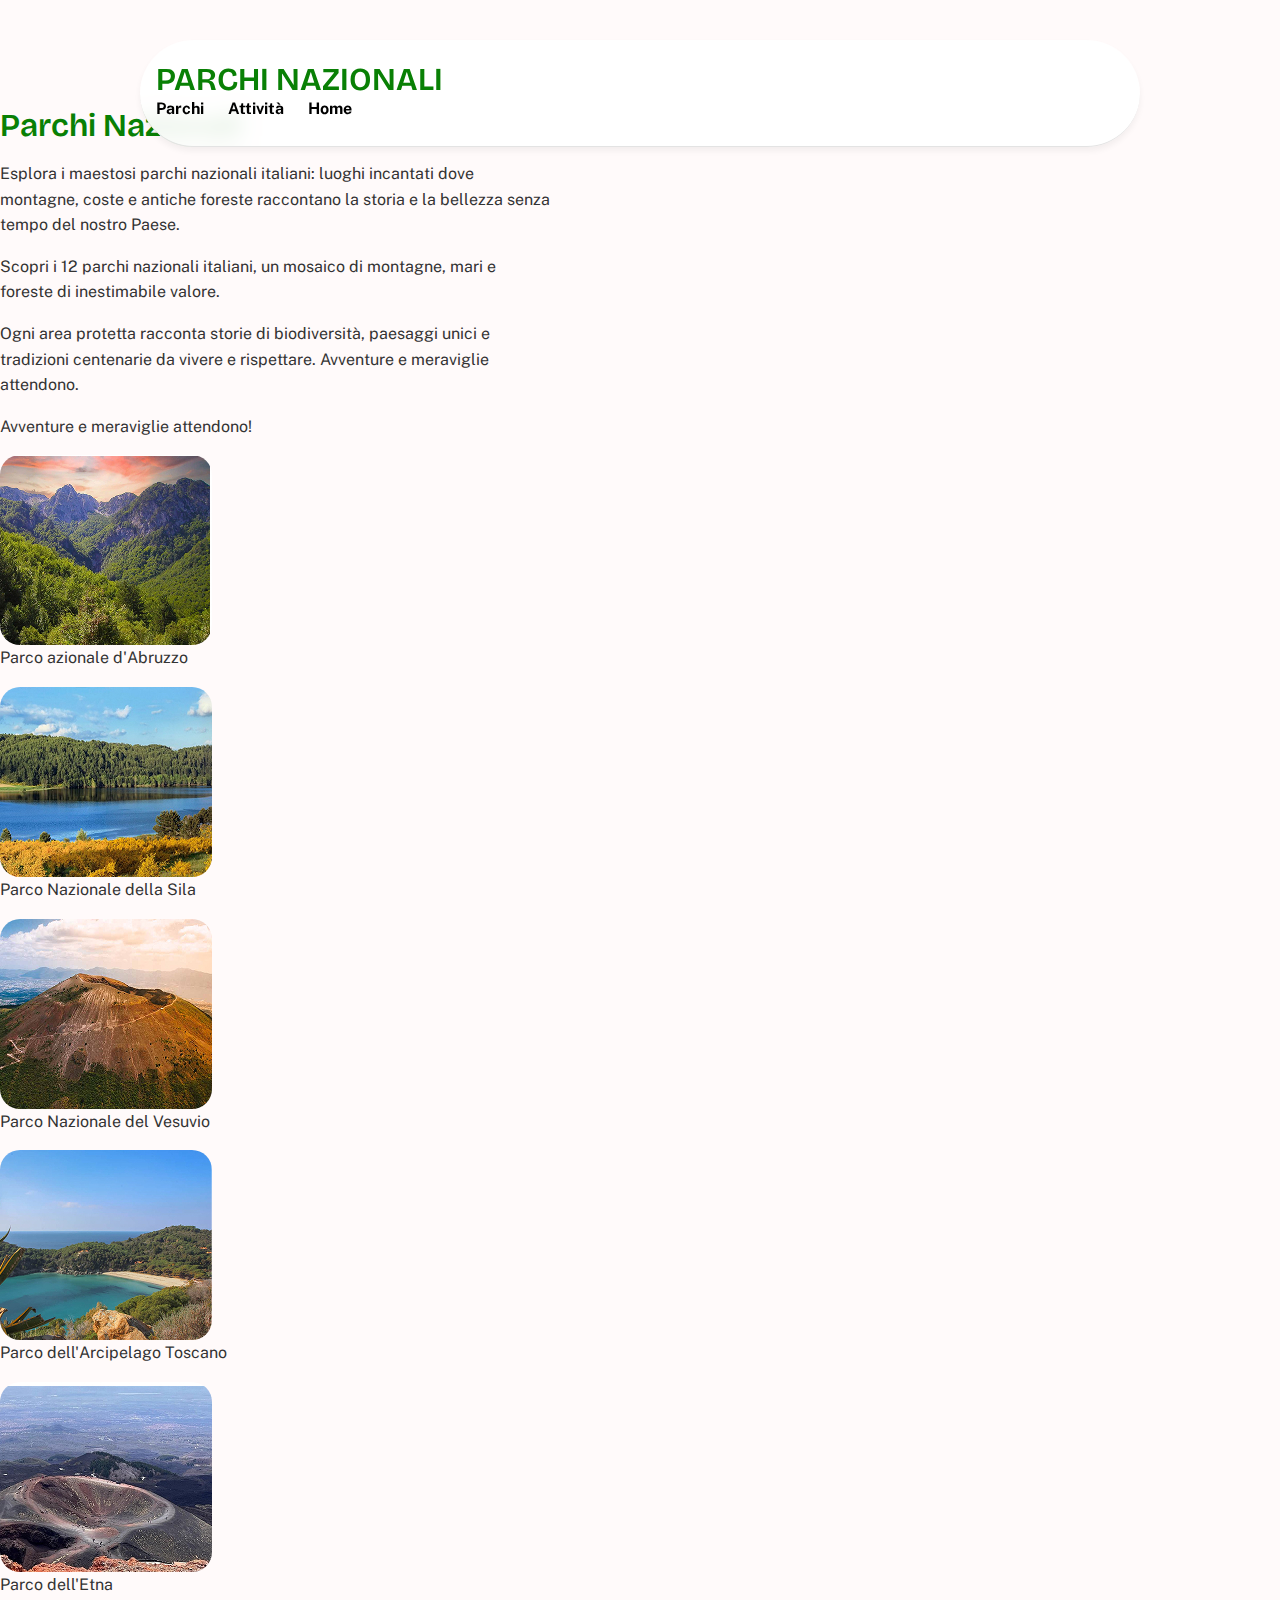
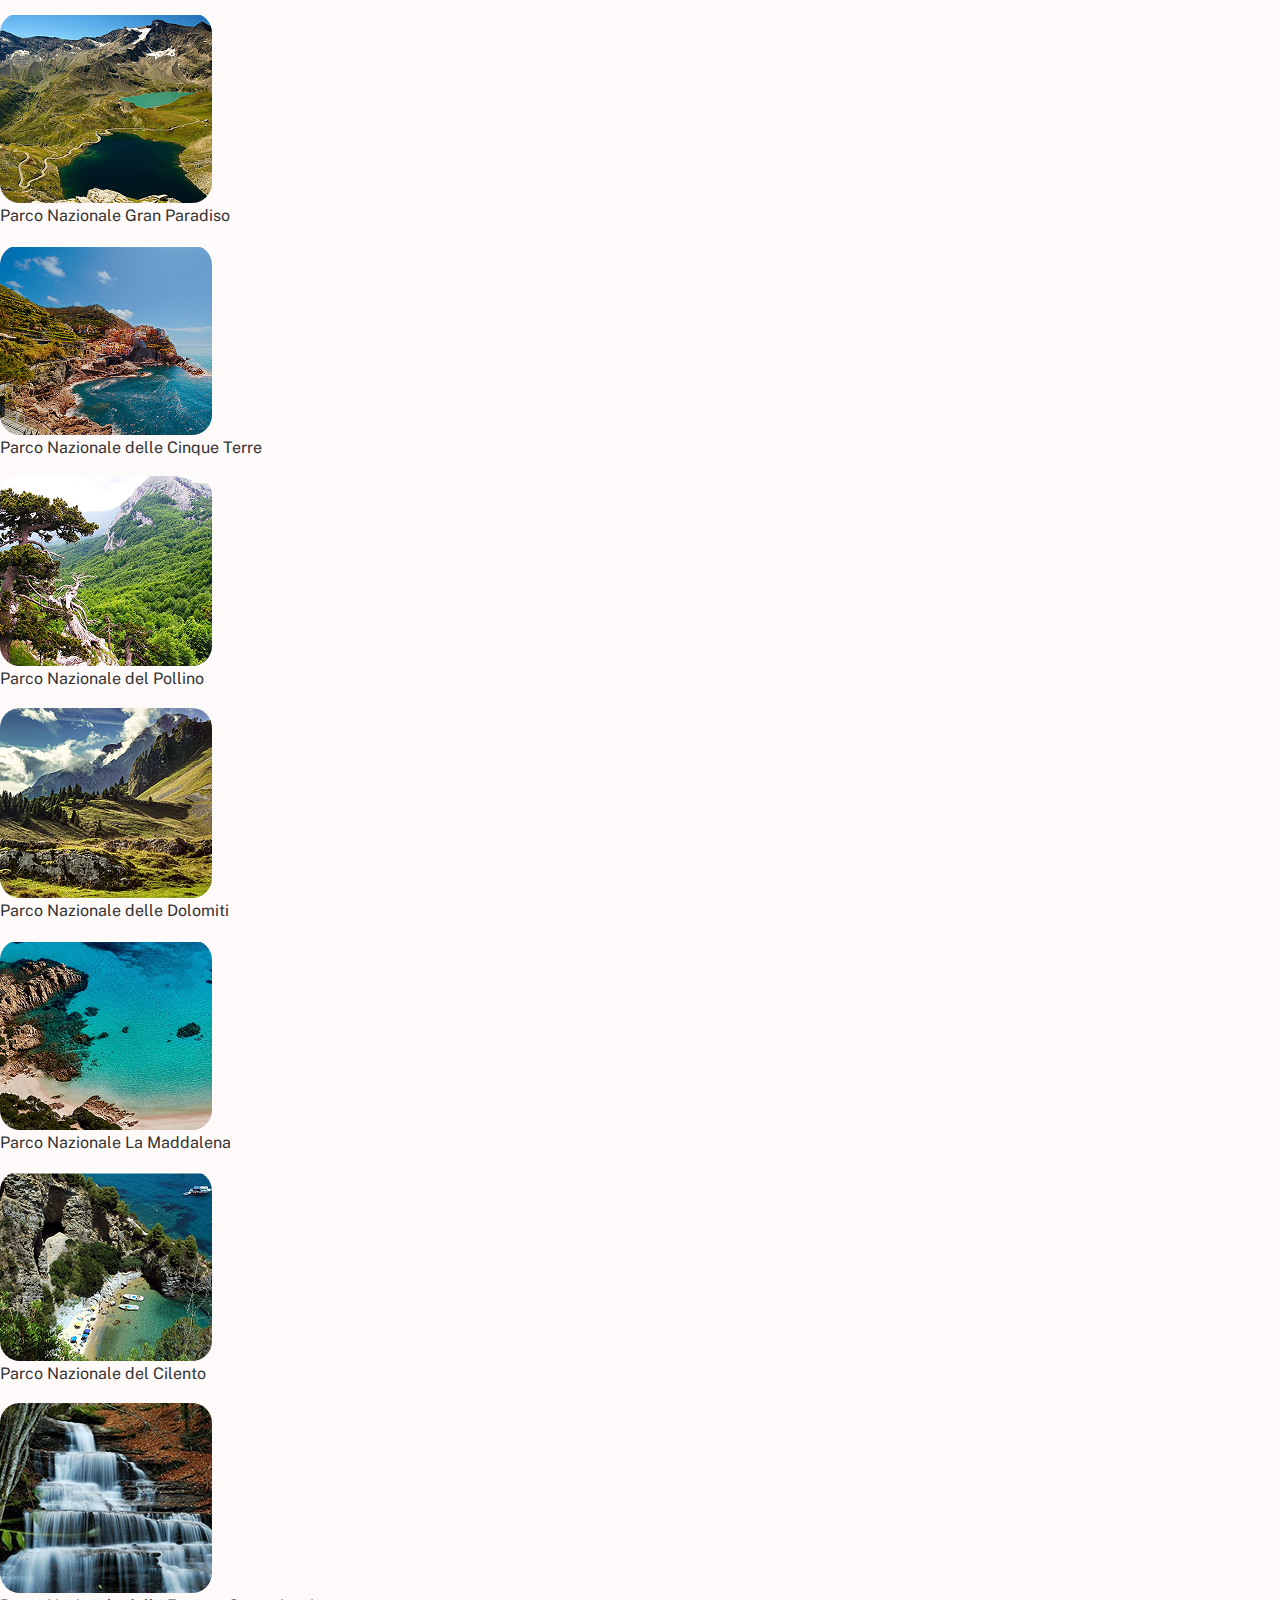
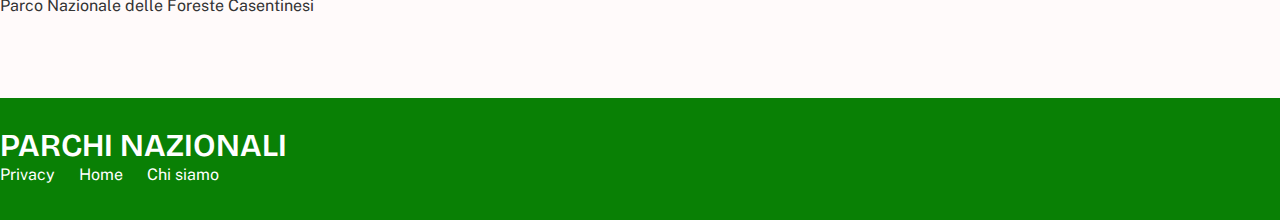
<file: parchi.html>
<!DOCTYPE html>
<html lang="it">
<head>
<meta charset="UTF-8" />
<meta name="viewport" content="width=device-width, initial-scale=1.0" />
<title>Parchi Nazionali</title>
<link rel="stylesheet" href="css/style.css">
</head>
<body>

 <header> 
      <div class="header-container"> 
        <h3><a href="index.html"> PARCHI NAZIONALI </a></h3> 
      <nav> 
        <ul> 
          <li><a href="parchi.html">Parchi</a></li> 
          <li><a href="attivita.html">Attività</a></li> 
          <li><a href="index.html">Home</a></li> 
        </ul> 
      </nav>
       </div>  
    </header>

  <main class="main-content">

    <section class="heroparchi">
      <h2>Parchi Nazionali</h2>
      
       <p> Esplora i maestosi parchi nazionali italiani: luoghi incantati dove montagne, coste e antiche foreste raccontano la storia e la bellezza senza tempo del nostro Paese.</p>
     
    </section>

   
    <section class="testoparchi">
      <p>Scopri i 12 parchi nazionali italiani, un mosaico di montagne, mari e foreste di inestimabile valore.</p>
      <p>Ogni area protetta racconta storie di biodiversità, paesaggi unici e tradizioni centenarie da vivere e rispettare. Avventure e meraviglie attendono.</p>
      <p>Avventure e meraviglie attendono!</p>
    </section>



    <section class="parchi-grid">

      <div class="parchi-card">
        <div class="parchi-img">
          <a href="abruzzo.html">
          <img src="img/carduno.jpg" alt="parco nazionale d'abruzzo">
          </a>
        </div>
        <div class="parchi-text">
          <p><a href="abruzzo.html">Parco azionale d'Abruzzo</a></p>
        </div>
      </div>

      <div class="parchi-card">
        <div class="parchi-img">
          <a href="sila.html">
          <img src="img/carddue.jpg" alt="Parco Nazionale della Sila">
          </a>
        </div>
        <div class="parchi-text">
          <p><a href="sila.html">Parco Nazionale della Sila</a></p>
        </div>
      </div>

      <div class="parchi-card">
        <div class="parchi-img">
          <a href="vesuvio.html">
          <img src="img/cardtre.jpg" alt="Parco Nazionale del Vesuvio">
          </a>
        </div>
        <div class="parchi-text">
          <p><a href="vesuvio.html">Parco Nazionale del Vesuvio</a></p>
        </div>
      </div>

      <div class="parchi-card">
        <div class="parchi-img">
          <a href="toscano.html">
          <img src="img/cardquattro.jpg" alt="Parco dell'Arcipelago Toscano">
          </a>
        </div>
        <div class="parchi-text">
          <p><a href="toscano.html">Parco dell'Arcipelago Toscano</a></p>
        </div>
      </div>

      <div class="parchi-card">
        <div class="parchi-img">
          <a href="etna.html">
          <img src="img/cardcinque.jpg" alt="Parco dell'Etna">
          </a>
        </div>
        <div class="parchi-text">
          <p><a href="etna.html">Parco dell'Etna</a></p>
        </div>
      </div>

      <div class="parchi-card">
        <div class="parchi-img">
          <img src="img/cardsei.jpg" alt="Parco Nazionale Gran Paradiso">
        </div>
        <div class="parchi-text">
          <p><a href="parchi.html">Parco Nazionale Gran Paradiso</a></p>
        </div>
      </div>



      <div class="parchi-card">
        <div class="parchi-img"> 
      <img src="img/cardsette.jpg" alt="Parco Nazionale delle Cinque Terre">
        </div>
        <div class="parchi-text">
       <p><a href="parchi.html">Parco Nazionale delle Cinque Terre</a></p>
        </div>
      </div>

      <div class="parchi-card">
        <div class="parchi-img">
          <img src="img/cardotto.jpg" alt="Parco Nazionale del Pollino">
        </div>
        <div class="parchi-text">
          <p><a href="parchi.html">Parco Nazionale del Pollino</a></p>
        </div>
      </div>

      <div class="parchi-card">
        <div class="parchi-img">
          <img src="img/cardnove.jpg" alt="Parco Nazionale delle Dolomiti">
        </div>
        <div class="parchi-text">
          <p><a href="parchi.html">Parco Nazionale delle Dolomiti</a></p>
        </div>
      </div>

      <div class="parchi-card">
        <div class="parchi-img">
          <img src="img/carddieci.jpg" alt="Parco Nazionale La Maddalena">
        </div>
        <div class="parchi-text">
          <p><a href="parchi.html">Parco Nazionale La Maddalena</a></p>
        </div>
      </div>

      <div class="parchi-card">
        <div class="parchi-img">
          <img src="img/cardundici.jpg" alt="Parco Nazionale del Cilento">
        </div>
        <div class="parchi-text">
          <p><a href="parchi.html">Parco Nazionale del Cilento</a></p>
        </div>
      </div>

      <div class="parchi-card">
        <div class="parchi-img">
          <img src="img/carddodici.jpg" alt="Parco Nazionale delle Foreste Casentinesi">
        </div>
        <div class="parchi-text">
          <p><a href="parchi.html">Parco Nazionale delle Foreste Casentinesi</a></p>
        </div>
      </div>

    </section>
  </main>

  <footer>
     <div class="footer-container"> 
      <div class="footer-title">
                 <h3><a href="index.html"> PARCHI NAZIONALI </a></h3> 
                </div> 
                <div class="footer-text">
                   <nav> 
                    <ul> 
                      <li><a href="">Privacy</a>
                      </li> 
                      <li><a href="index.html">Home</a></li> 
                      <li><a href="">Chi siamo</a></li> 
                    </ul> 
                  </nav> 
                </div> 
             </div> 
            </footer> 

</body>
</html>
</file>
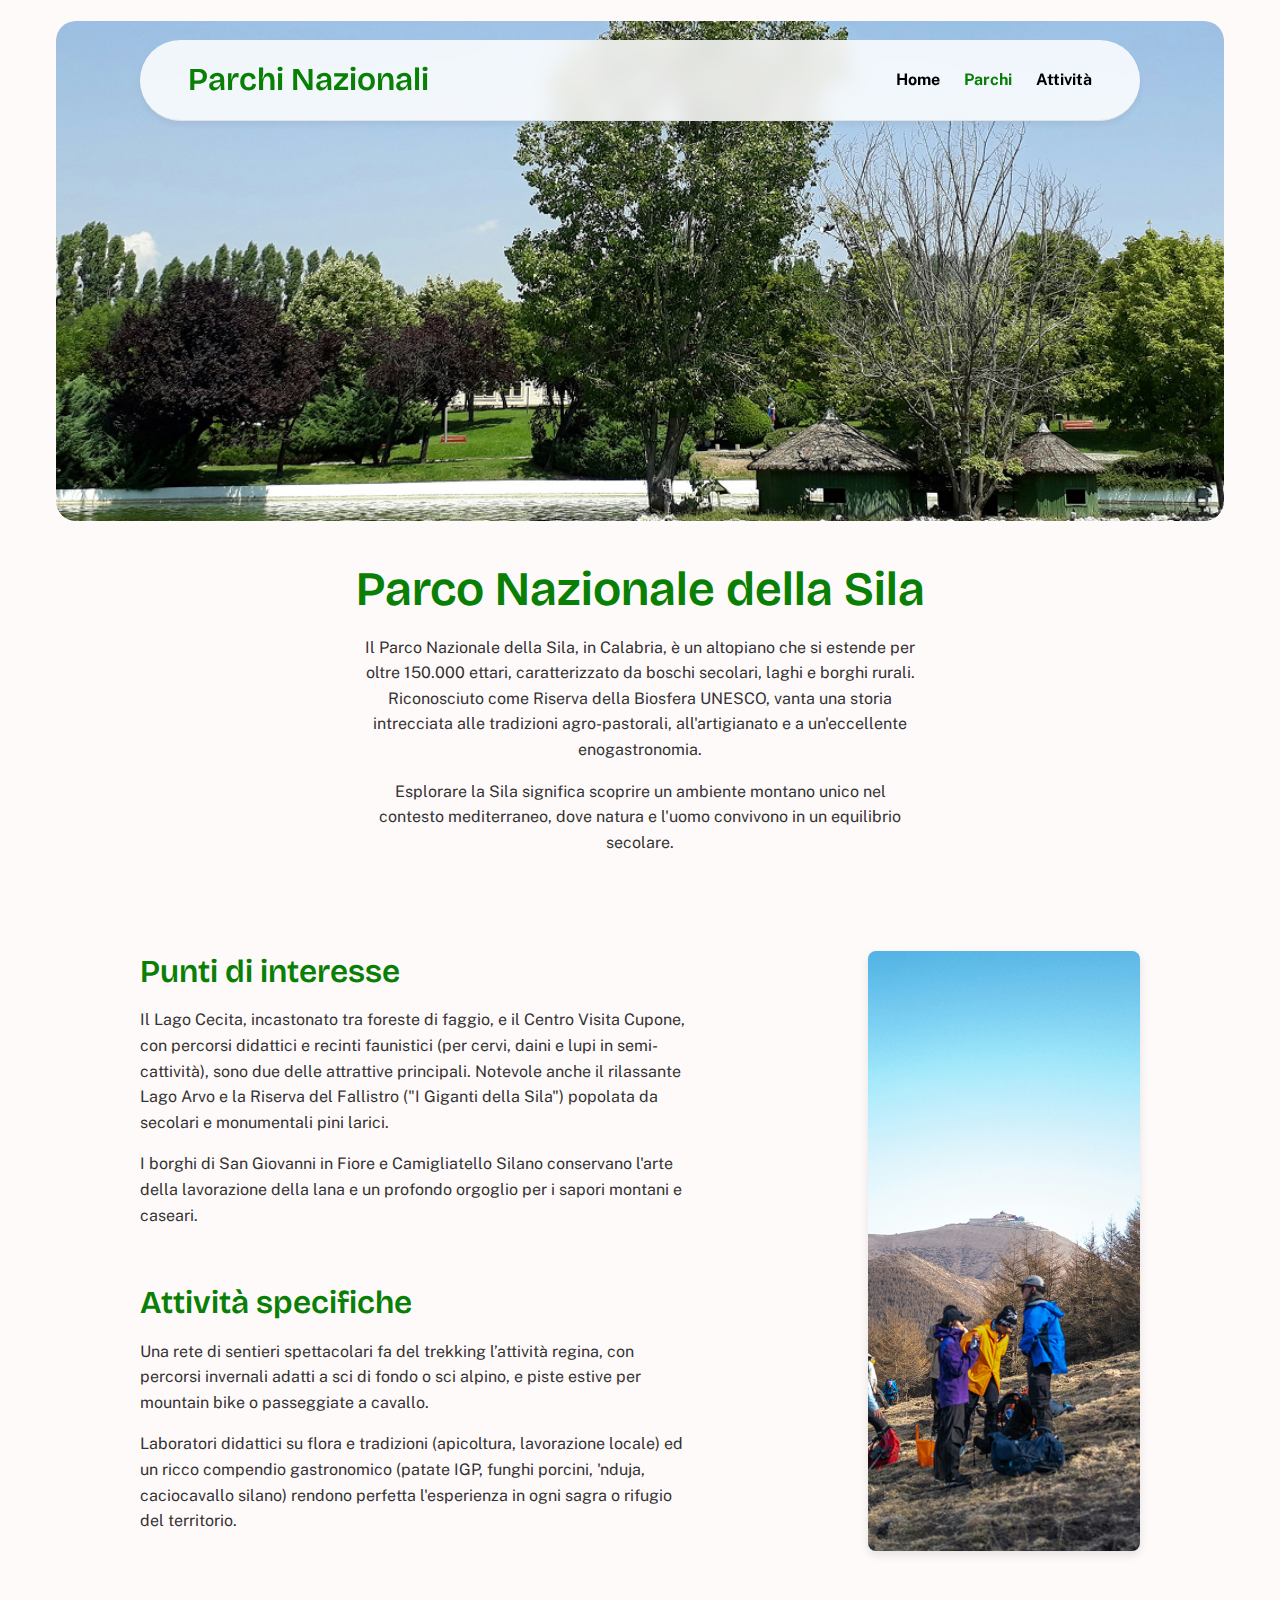
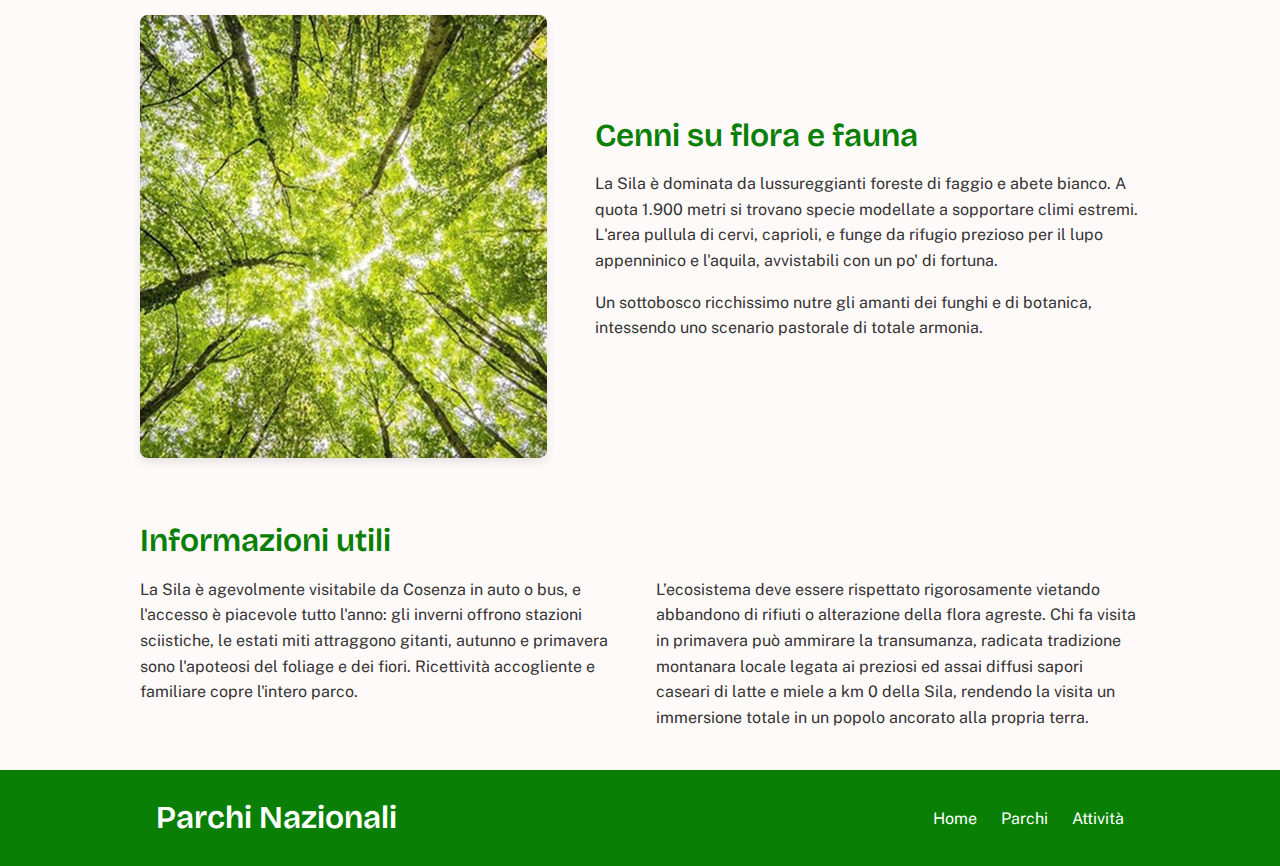
<file: sila.html>
﻿<!DOCTYPE html>
<html lang="it">

<head>
  <meta charset="UTF-8" />
  <meta name="viewport" content="width=device-width, initial-scale=1.0" />
  <title>Parco Nazionale della Sila</title>
  <link rel="stylesheet" href="css/style.css">
</head>

<body>

  <header>
    <div class="container header-inner">
      <h3><a href="index.html">Parchi Nazionali</a></h3>
      <nav>
        <ul>
          <li><a href="index.html">Home</a></li>
          <li><a href="parchi.html" class="active">Parchi</a></li>
          <li><a href="attivita.html">Attività</a></li>
        </ul>
      </nav>
    </div>
  </header>

  <main class="container">
    <img class="hero-img" src="img/silauno.jpg" alt="Panorama Parco Nazionale della Sila" />

    <div class="intro-text">
      <h1>Parco Nazionale della Sila</h1>
      <p>Il Parco Nazionale della Sila, in Calabria, è un altopiano che si estende per oltre 150.000 ettari,
        caratterizzato da boschi secolari, laghi e borghi rurali. Riconosciuto come Riserva della Biosfera UNESCO, vanta
        una storia intrecciata alle tradizioni agro-pastorali, all'artigianato e a un'eccellente enogastronomia.</p>
      <p>Esplorare la Sila significa scoprire un ambiente montano unico nel contesto mediterraneo, dove natura e l'uomo
        convivono in un equilibrio secolare.</p>
    </div>

    <div class="split-section first-section">
      <div>
        <h2>Punti di interesse</h2>
        <p>Il Lago Cecita, incastonato tra foreste di faggio, e il Centro Visita Cupone, con percorsi didattici e
          recinti faunistici (per cervi, daini e lupi in semi-cattività), sono due delle attrattive principali. Notevole
          anche il rilassante Lago Arvo e la Riserva del Fallistro ("I Giganti della Sila") popolata da secolari e
          monumentali pini larici.</p>
        <p>I borghi di San Giovanni in Fiore e Camigliatello Silano conservano l'arte della lavorazione della lana e un
          profondo orgoglio per i sapori montani e caseari.</p>

        <h2 class="section-subtitle">Attività specifiche</h2>
        <p>Una rete di sentieri spettacolari fa del trekking l’attività regina, con percorsi invernali adatti a sci di
          fondo o sci alpino, e piste estive per mountain bike o passeggiate a cavallo.</p>
        <p>Laboratori didattici su flora e tradizioni (apicoltura, lavorazione locale) ed un ricco compendio
          gastronomico (patate IGP, funghi porcini, 'nduja, caciocavallo silano) rendono perfetta l'esperienza in ogni
          sagra o rifugio del territorio.</p>
      </div>
      <img src="img/siladue.jpg" alt="Vista su Lago Cecita nella Sila" />
    </div>

    <div class="split-section split-section-reverse">
      <div>
        <h2>Cenni su flora e fauna</h2>
        <p>La Sila è dominata da lussureggianti foreste di faggio e abete bianco. A quota 1.900 metri si trovano specie
          modellate a sopportare climi estremi. L'area pullula di cervi, caprioli, e funge da rifugio prezioso per il
          lupo appenninico e l'aquila, avvistabili con un po' di fortuna.</p>
        <p>Un sottobosco ricchissimo nutre gli amanti dei funghi e di botanica, intessendo uno scenario pastorale di
          totale armonia.</p>
      </div>
      <img src="img/silatre.jpg" alt="Foresta di faggi nella Sila" />
    </div>

    <div class="text-block">
      <h2>Informazioni utili</h2>
      <div class="info-columns">
        <div>
          <p>La Sila è agevolmente visitabile da Cosenza in auto o bus, e l'accesso è piacevole tutto l'anno: gli
            inverni
            offrono stazioni sciistiche, le estati miti attraggono gitanti, autunno e primavera sono l'apoteosi del
            foliage
            e dei fiori. Ricettività accogliente e familiare copre l'intero parco.</p>
        </div>
        <div>
          <p>L’ecosistema deve essere rispettato rigorosamente vietando abbandono di rifiuti o alterazione della flora
            agreste. Chi fa visita in primavera può ammirare la transumanza, radicata tradizione montanara locale legata
            ai
            preziosi ed assai diffusi sapori caseari di latte e miele a km 0 della Sila, rendendo la visita un
            immersione
            totale in un popolo ancorato alla propria terra.</p>
        </div>
      </div>
    </div>

  </main>

  <footer>
    <div class="container footer-inner">
      <h3><a href="index.html">Parchi Nazionali</a></h3>
      <nav>
        <ul>
          <li><a href="index.html">Home</a></li>
          <li><a href="parchi.html">Parchi</a></li>
          <li><a href="attivita.html">Attivit&agrave;</a></li>
        </ul>
      </nav>
    </div>
  </footer>
</body>

</html>
</file>
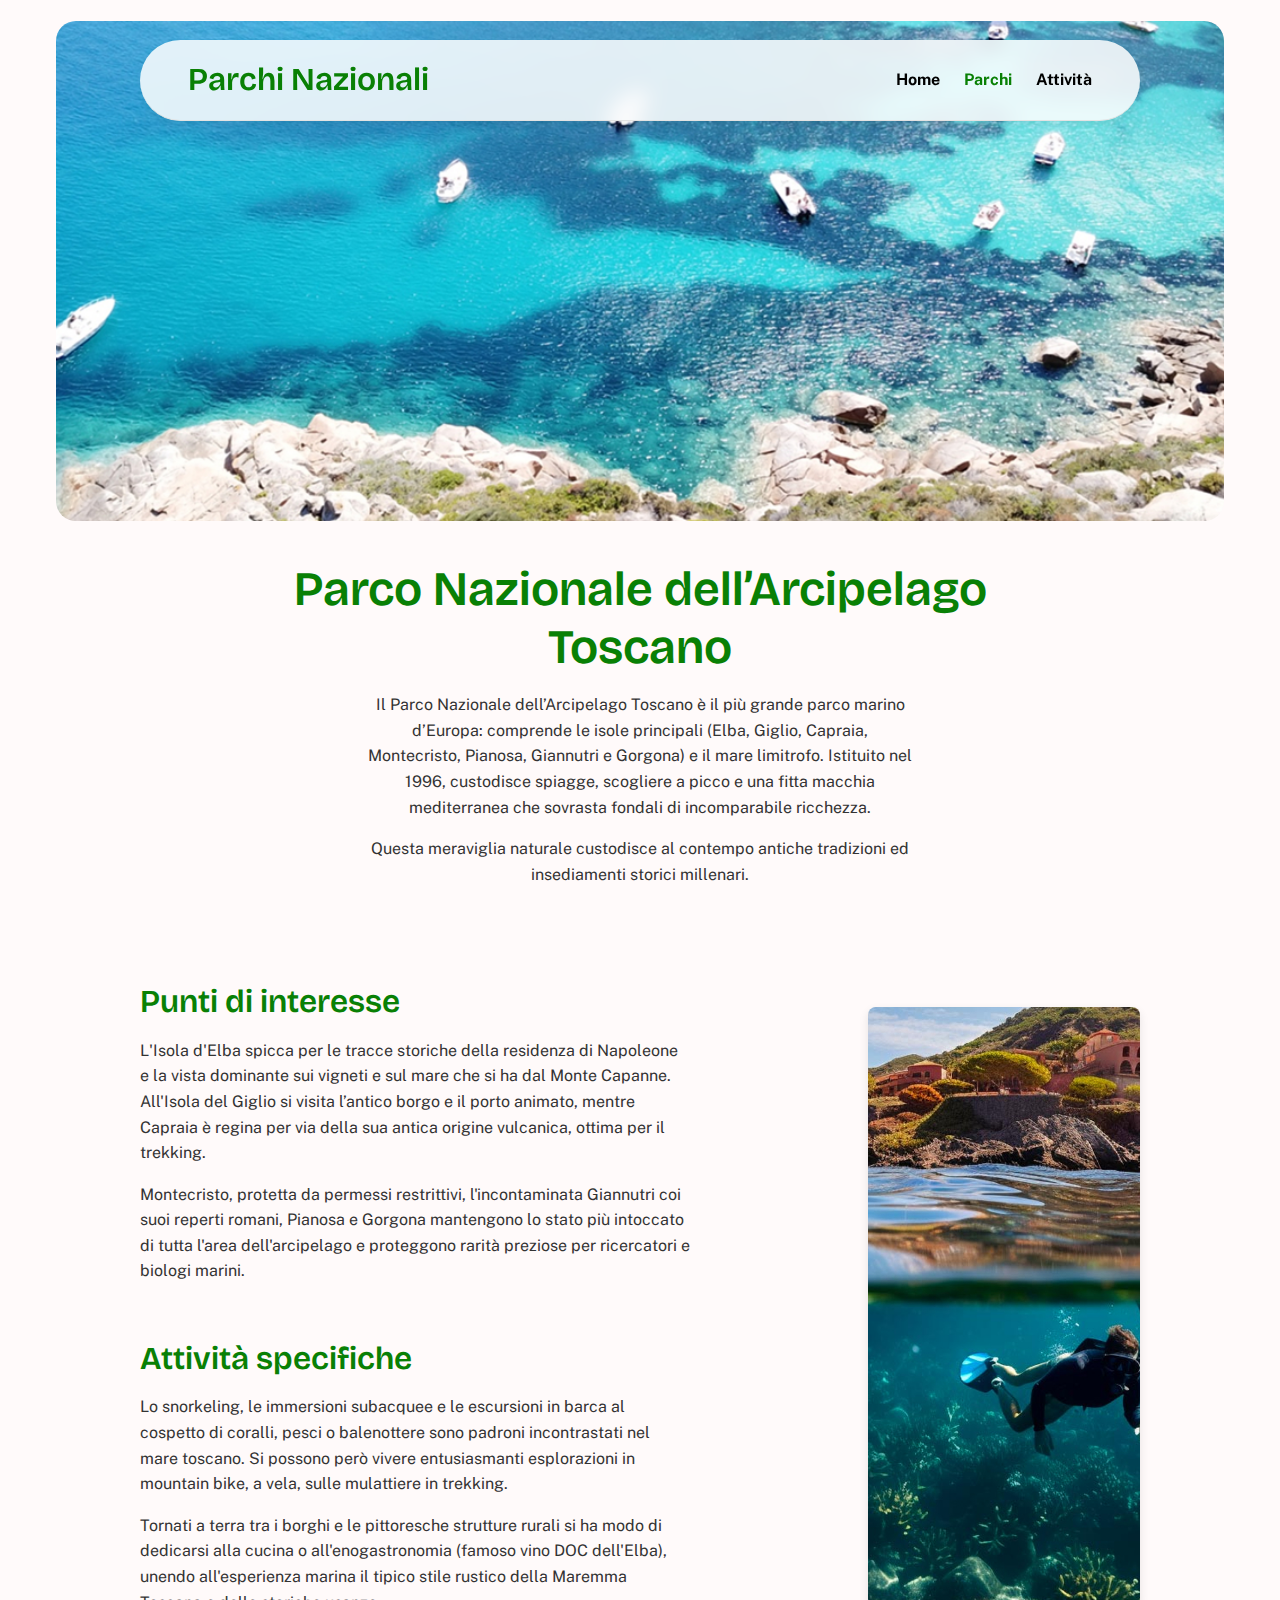
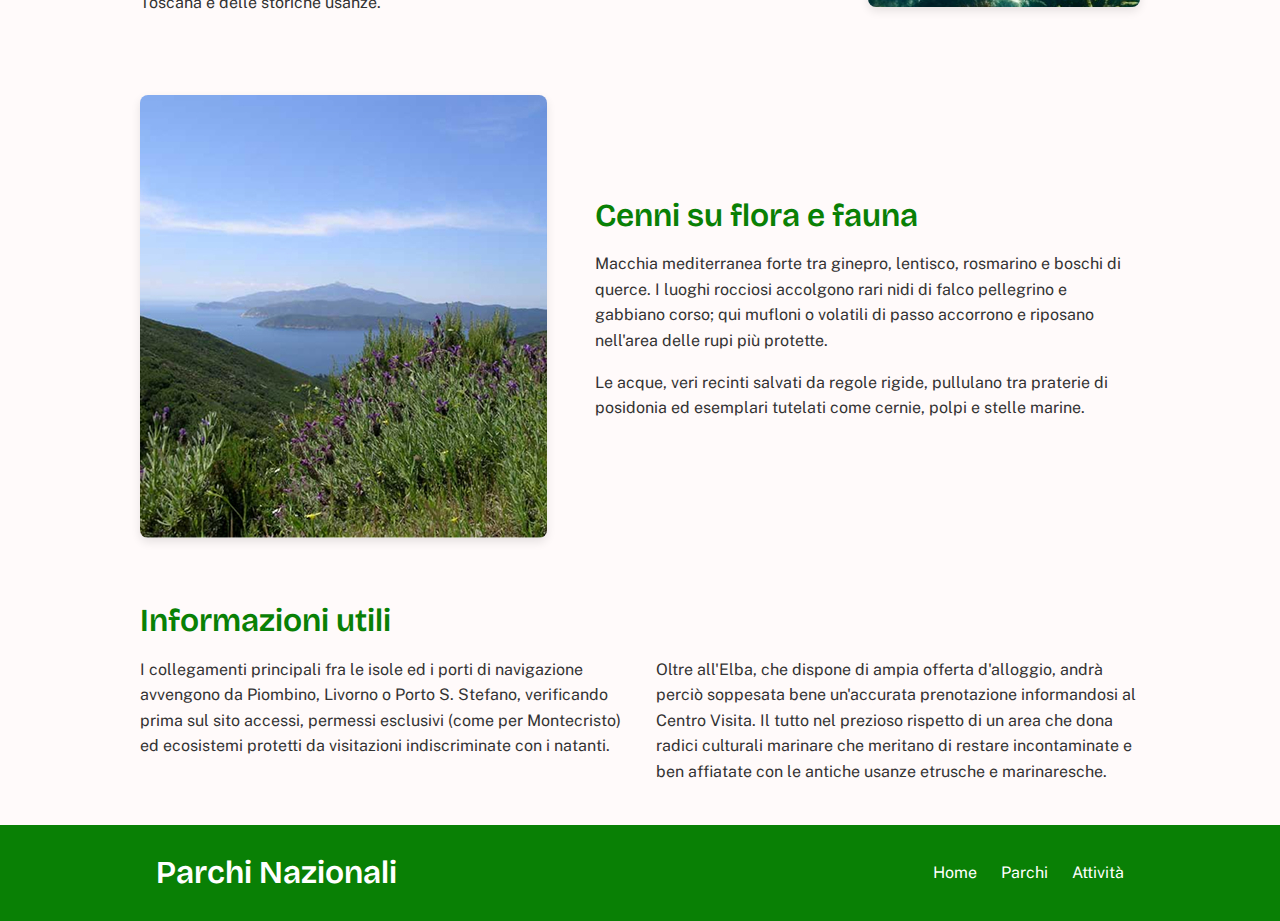
<file: toscano.html>
﻿<!DOCTYPE html>
<html lang="it">

<head>
  <meta charset="UTF-8" />
  <meta name="viewport" content="width=device-width, initial-scale=1.0" />
  <title>Parco Nazionale dell’Arcipelago Toscano</title>
  <link rel="stylesheet" href="css/style.css">
</head>

<body>

  <header>
    <div class="container header-inner">
      <h3><a href="index.html">Parchi Nazionali</a></h3>
      <nav>
        <ul>
          <li><a href="index.html">Home</a></li>
          <li><a href="parchi.html" class="active">Parchi</a></li>
          <li><a href="attivita.html">Attività</a></li>
        </ul>
      </nav>
    </div>
  </header>

  <main class="container">
    <img class="hero-img" src="img/toscanounogg.jpg" alt="Panoramica dell’Arcipelago Toscano" />

    <div class="intro-text">
      <h1>Parco Nazionale dell’Arcipelago Toscano</h1>
      <p>Il Parco Nazionale dell’Arcipelago Toscano è il più grande parco marino d’Europa: comprende le isole principali
        (Elba, Giglio, Capraia, Montecristo, Pianosa, Giannutri e Gorgona) e il mare limitrofo. Istituito nel 1996,
        custodisce spiagge, scogliere a picco e una fitta macchia mediterranea che sovrasta fondali di incomparabile
        ricchezza.</p>
      <p>Questa meraviglia naturale custodisce al contempo antiche tradizioni ed insediamenti storici millenari.</p>
    </div>

    <div class="split-section first-section">
      <div>
        <h2>Punti di interesse</h2>
        <p>L'Isola d'Elba spicca per le tracce storiche della residenza di Napoleone e la vista dominante sui vigneti e
          sul mare che si ha dal Monte Capanne. All'Isola del Giglio si visita l’antico borgo e il porto animato, mentre
          Capraia è regina per via della sua antica origine vulcanica, ottima per il trekking.</p>
        <p>Montecristo, protetta da permessi restrittivi, l'incontaminata Giannutri coi suoi reperti romani, Pianosa e
          Gorgona mantengono lo stato più intoccato di tutta l'area dell'arcipelago e proteggono rarità preziose per
          ricercatori e biologi marini.</p>

        <h2 class="section-subtitle">Attività specifiche</h2>
        <p>Lo snorkeling, le immersioni subacquee e le escursioni in barca al cospetto di coralli, pesci o balenottere
          sono padroni incontrastati nel mare toscano. Si possono però vivere entusiasmanti esplorazioni in mountain
          bike, a vela, sulle mulattiere in trekking.</p>
        <p>Tornati a terra tra i borghi e le pittoresche strutture rurali si ha modo di dedicarsi alla cucina o
          all'enogastronomia (famoso vino DOC dell'Elba), unendo all'esperienza marina il tipico stile rustico della
          Maremma Toscana e delle storiche usanze.</p>
      </div>
      <img src="img/toscanodue.jpg" alt="Costa dell’isola d’Elba" />
    </div>

    <div class="split-section split-section-reverse">
      <div>
        <h2>Cenni su flora e fauna</h2>
        <p>Macchia mediterranea forte tra ginepro, lentisco, rosmarino e boschi di querce. I luoghi rocciosi accolgono
          rari nidi di falco pellegrino e gabbiano corso; qui mufloni o volatili di passo accorrono e riposano nell'area
          delle rupi più protette.</p>
        <p>Le acque, veri recinti salvati da regole rigide, pullulano tra praterie di posidonia ed esemplari tutelati
          come cernie, polpi e stelle marine.</p>
      </div>
      <img src="img/toscanotre.jpg" alt="Prateria di posidonia nell’Arcipelago Toscano" />
    </div>

    <div class="text-block">
      <h2>Informazioni utili</h2>
      <div class="info-columns">
        <div>
          <p>I collegamenti principali fra le isole ed i porti di navigazione avvengono da Piombino, Livorno o Porto S.
            Stefano, verificando prima sul sito accessi, permessi esclusivi (come per Montecristo) ed ecosistemi
            protetti da
            visitazioni indiscriminate con i natanti.</p>
        </div>
        <div>
          <p>Oltre all'Elba, che dispone di ampia offerta d'alloggio, andrà perciò soppesata bene un'accurata
            prenotazione
            informandosi al Centro Visita. Il tutto nel prezioso rispetto di un area che dona radici culturali marinare
            che
            meritano di restare incontaminate e ben affiatate con le antiche usanze etrusche e marinaresche.</p>
        </div>
      </div>
    </div>

  </main>

  <footer>
    <div class="container footer-inner">
      <h3><a href="index.html">Parchi Nazionali</a></h3>
      <nav>
        <ul>
          <li><a href="index.html">Home</a></li>
          <li><a href="parchi.html">Parchi</a></li>
          <li><a href="attivita.html">Attivit&agrave;</a></li>
        </ul>
      </nav>
    </div>
  </footer>
</body>

</html>
</file>
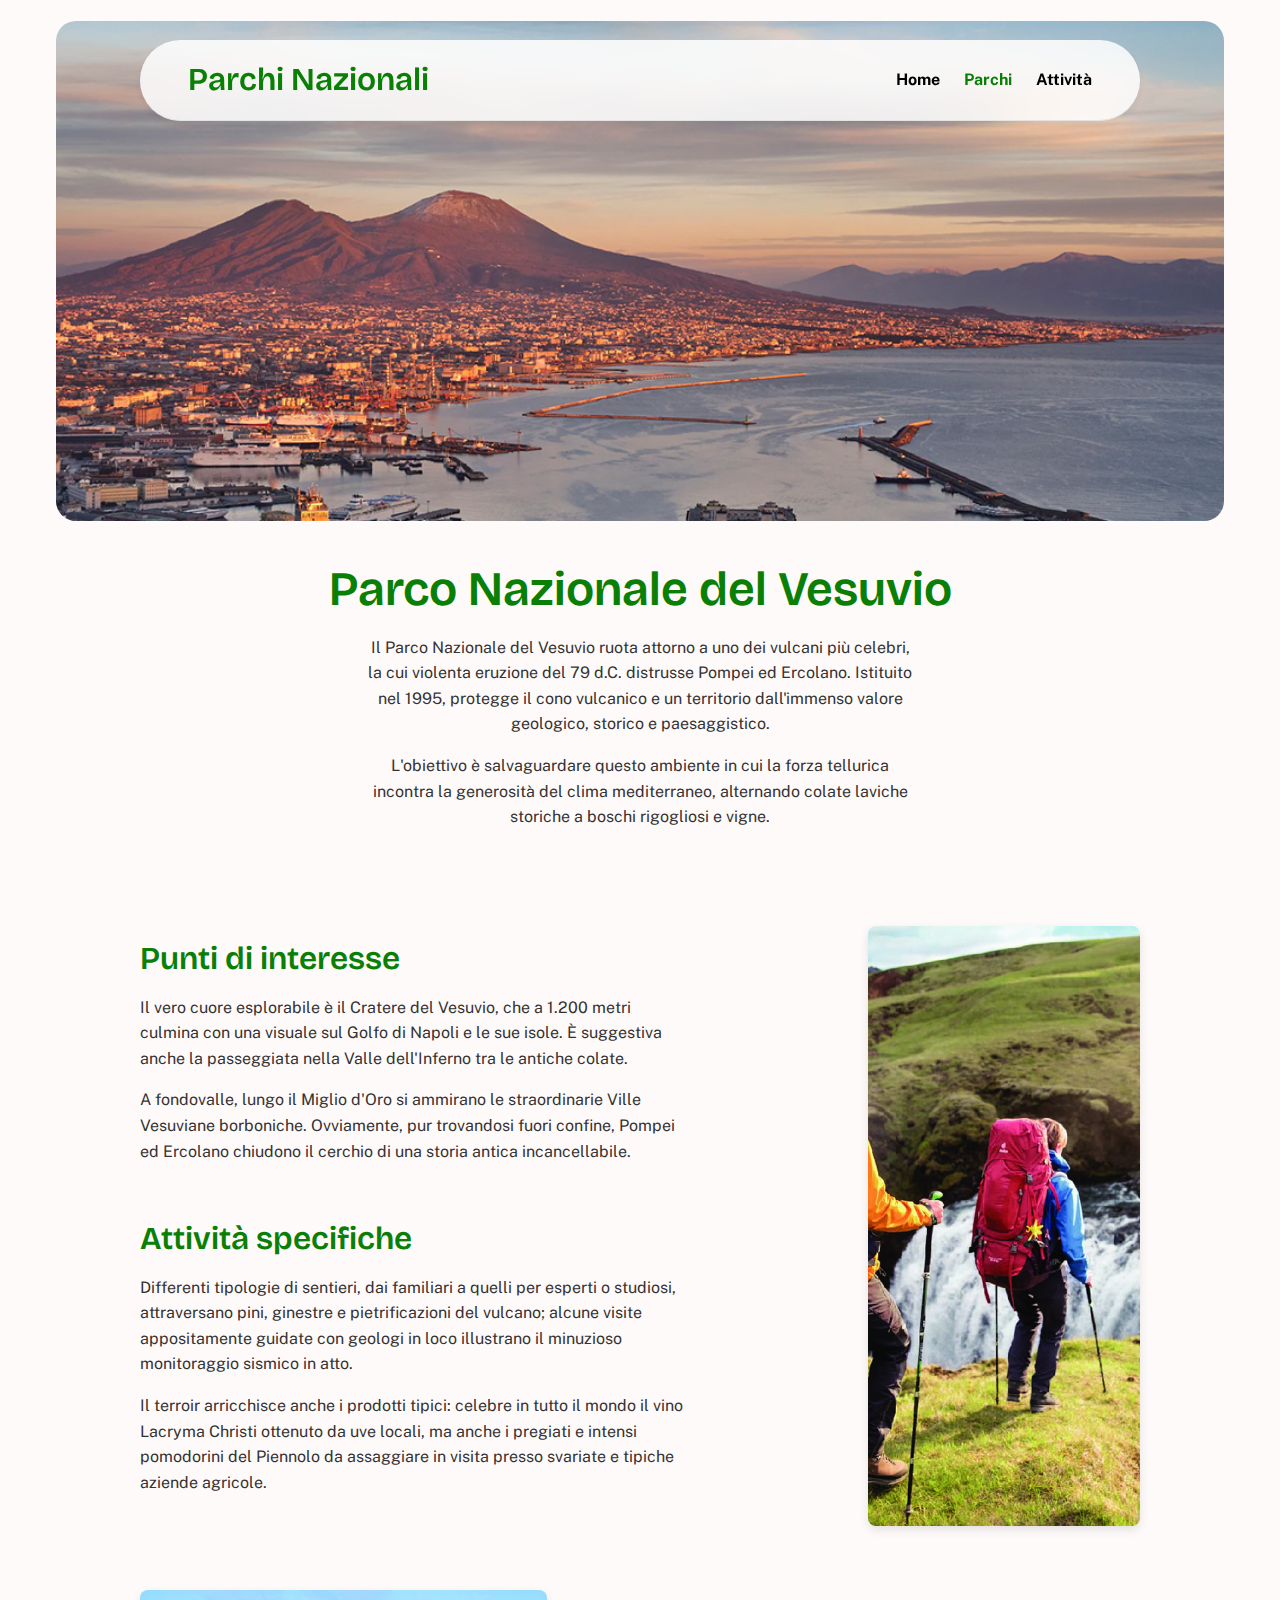
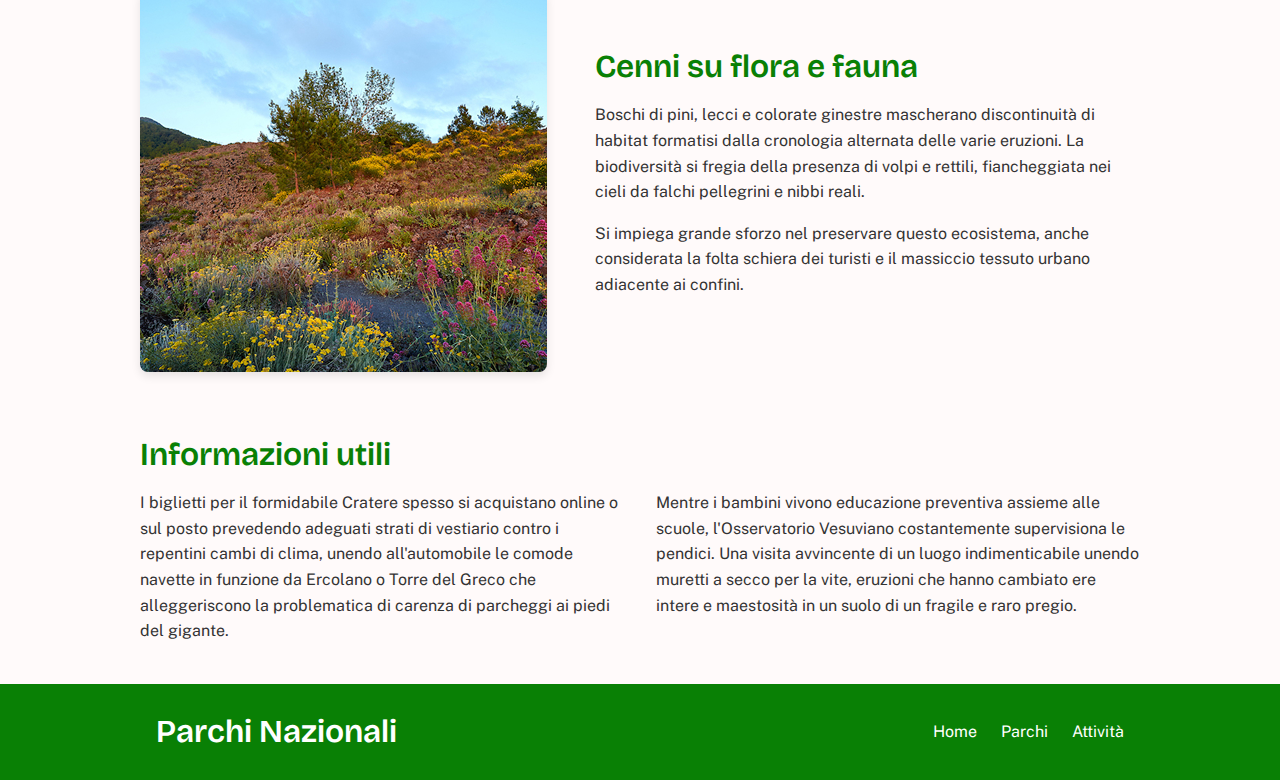
<file: vesuvio.html>
﻿<!DOCTYPE html>
<html lang="it">

<head>
  <meta charset="UTF-8" />
  <meta name="viewport" content="width=device-width, initial-scale=1.0" />
  <title>Parco Nazionale del Vesuvio</title>
  <link rel="stylesheet" href="css/style.css">
</head>

<body>

  <header>
    <div class="container header-inner">
      <h3><a href="index.html">Parchi Nazionali</a></h3>
      <nav>
        <ul>
          <li><a href="index.html">Home</a></li>
          <li><a href="parchi.html" class="active">Parchi</a></li>
          <li><a href="attivita.html">Attività</a></li>
        </ul>
      </nav>
    </div>
  </header>

  <main class="container">
    <img class="hero-img" src="img/vesuviouno.jpg" alt="Panorama del Vesuvio sul Golfo di Napoli" />

    <div class="intro-text">
      <h1>Parco Nazionale del Vesuvio</h1>
      <p>Il Parco Nazionale del Vesuvio ruota attorno a uno dei vulcani più celebri, la cui violenta eruzione del 79
        d.C. distrusse Pompei ed Ercolano. Istituito nel 1995, protegge il cono vulcanico e un territorio dall'immenso
        valore geologico, storico e paesaggistico.</p>
      <p>L'obiettivo è salvaguardare questo ambiente in cui la forza tellurica incontra la generosità del clima
        mediterraneo, alternando colate laviche storiche a boschi rigogliosi e vigne.</p>
    </div>

    <div class="split-section first-section">
      <div>
        <h2>Punti di interesse</h2>
        <p>Il vero cuore esplorabile è il Cratere del Vesuvio, che a 1.200 metri culmina con una visuale sul Golfo di
          Napoli e le sue isole. È suggestiva anche la passeggiata nella Valle dell'Inferno tra le antiche colate.</p>
        <p>A fondovalle, lungo il Miglio d'Oro si ammirano le straordinarie Ville Vesuviane borboniche. Ovviamente, pur
          trovandosi fuori confine, Pompei ed Ercolano chiudono il cerchio di una storia antica incancellabile.</p>

        <h2 class="section-subtitle">Attività specifiche</h2>
        <p>Differenti tipologie di sentieri, dai familiari a quelli per esperti o studiosi, attraversano pini, ginestre
          e pietrificazioni del vulcano; alcune visite appositamente guidate con geologi in loco illustrano il minuzioso
          monitoraggio sismico in atto.</p>
        <p>Il terroir arricchisce anche i prodotti tipici: celebre in tutto il mondo il vino Lacryma Christi ottenuto da
          uve locali, ma anche i pregiati e intensi pomodorini del Piennolo da assaggiare in visita presso svariate e
          tipiche aziende agricole.</p>
      </div>
      <img src="img/vesuviodueg.jpg" alt="Sentiero verso il Cratere del Vesuvio" />
    </div>

    <div class="split-section split-section-reverse">
      <div>
        <h2>Cenni su flora e fauna</h2>
        <p>Boschi di pini, lecci e colorate ginestre mascherano discontinuità di habitat formatisi dalla cronologia
          alternata delle varie eruzioni. La biodiversità si fregia della presenza di volpi e rettili, fiancheggiata nei
          cieli da falchi pellegrini e nibbi reali.</p>
        <p>Si impiega grande sforzo nel preservare questo ecosistema, anche considerata la folta schiera dei turisti e
          il massiccio tessuto urbano adiacente ai confini.</p>
      </div>
      <img src="img/vesuviotre.jpg" alt="Macchia mediterranea sul Vesuvio" />
    </div>

    <div class="text-block">
      <h2>Informazioni utili</h2>
      <div class="info-columns">
        <div>
          <p>I biglietti per il formidabile Cratere spesso si acquistano online o sul posto prevedendo adeguati strati
            di
            vestiario contro i repentini cambi di clima, unendo all'automobile le comode navette in funzione da Ercolano
            o
            Torre del Greco che alleggeriscono la problematica di carenza di parcheggi ai piedi del gigante.</p>
        </div>
        <div>
          <p>Mentre i bambini vivono educazione preventiva assieme alle scuole, l'Osservatorio Vesuviano costantemente
            supervisiona le pendici. Una visita avvincente di un luogo indimenticabile unendo muretti a secco per la
            vite,
            eruzioni che hanno cambiato ere intere e maestosità in un suolo di un fragile e raro pregio.</p>
        </div>
      </div>
    </div>

  </main>

  <footer>
    <div class="container footer-inner">
      <h3><a href="index.html">Parchi Nazionali</a></h3>
      <nav>
        <ul>
          <li><a href="index.html">Home</a></li>
          <li><a href="parchi.html">Parchi</a></li>
          <li><a href="attivita.html">Attivit&agrave;</a></li>
        </ul>
      </nav>
    </div>
  </footer>
</body>

</html>
</file>
<file: css/style.css>
@import url('https://fonts.googleapis.com/css2?family=Bricolage+Grotesque:wght@400;600;700&family=Public+Sans:wght@400;600;700&display=swap');

:root {
  --primary-color: #098005;
  --text-color: #333;
  --heading-color: #098005;
  --bg-color: #FFFAFA;
  --light-gray: #e3e3e3;
  --link-color: #0a2941;
  --font-main: 'Public Sans', sans-serif;
  --font-heading: 'Bricolage Grotesque', sans-serif;
  --max-width: 1200px;
}

* {
  margin: 0;
  padding: 0;
  box-sizing: border-box;
}

html {
  scroll-behavior: smooth;
}

body {
  font-family: var(--font-main);
  font-size: 1rem;
  line-height: 1.6;
  background-color: var(--bg-color);
  color: var(--text-color);
  display: flex;
  flex-direction: column;
}

h1,
h2,
h3 {
  font-family: var(--font-heading);
  color: var(--heading-color);
  font-weight: 600;
  line-height: 1.2;
  margin-bottom: 1rem;
}

h1 {
  font-size: 3rem;
}

h2 {
  font-size: 2rem;
}

h3 {
  font-size: 1.5rem;
}

p {
  max-width: 550px;
  margin-bottom: 1rem;
}

a {
  text-decoration: none;
  color: inherit;
  transition: opacity 0.2s;
}

a:hover {
  opacity: 0.8;
}

.container {
  max-width: var(--max-width);
  width: 100%;
  margin: 0 auto;
  padding: 0 1rem;
}

main {
  margin-bottom: 4rem;
}

header,
footer {
  margin: 0 auto;
  width: 100%;
}

header {
  background-color: rgba(255, 255, 255, 0.85);
  backdrop-filter: blur(10px);
  padding: 1.5rem 1rem;
  border-bottom: 1px solid var(--light-gray);
  position: sticky;
  top: 2.5rem;
  z-index: 100;
  border-radius: 100px;
  max-width: 1000px;
  box-shadow: 0 4px 6px rgba(0, 0, 0, 0.05);
}

footer {
  background-color: var(--primary-color);
  color: white;
  padding: 2rem 0;
  margin-top: auto;
}

.header-inner,
.footer-inner {
  display: flex;
  justify-content: space-between;
  align-items: center;
  max-width: 1000px;
  margin: 0 auto;
}

.header-inner {
  padding: 0 2rem;
}

header h3,
footer h3 {
  font-size: 2rem;
  margin-bottom: 0;
  line-height: 1;
}

header h3 a {
  color: var(--primary-color);
}

footer h3 a {
  color: white;
}

nav ul {
  list-style: none;
  display: flex;
  gap: 1.5rem;
}

header nav a {
  color: #000;
  font-weight: bold;
  transition: color 0.2s;
}

header nav a:hover,
header nav a.active {
  color: var(--primary-color);
  text-decoration: none;
}

footer nav a {
  color: white;
}

footer nav a:hover {
  text-decoration: underline;
  opacity: 1;
}

img {
  max-width: 100%;
  height: auto;
  display: block;
  border-radius: 20px;
}

.hero-img {
  width: 100%;
  height: 500px;
  object-fit: cover;
  margin-top: -60px;
  margin-bottom: 2.5rem;
}

.btn-container {
  text-align: center;
  margin: 3rem 0;
}

.btn {
  display: inline-block;
  background-color: var(--primary-color);
  color: white;
  padding: 0.8rem 2rem;
  border-radius: 100px;
  font-weight: bold;
  text-transform: uppercase;
  letter-spacing: 0.5px;
  box-shadow: 0 4px 6px rgba(0, 0, 0, 0.1);
  transition: all 0.2s;
}

.btn:hover {
  transform: translateY(-2px);
  box-shadow: 0 6px 12px rgba(0, 0, 0, 0.15);
  background-color: #076304;
  opacity: 1;
}

.text-block {
  max-width: 1000px;
  margin-left: auto;
  margin-right: auto;
  margin-bottom: 1.5rem;
}

.intro-text {
  text-align: center;
  max-width: 800px;
  margin: 0 auto 1.5rem auto;
}

.intro-text p {
  margin-left: auto;
  margin-right: auto;
}

.intro-text.large-gap {
  margin-bottom: 4rem;
}

.activity-card-content ul,
.activity-card-content ol {
  margin-left: 2rem;
  margin-bottom: 1.5rem;
}

.activity-card-content li {
  margin-bottom: 0.8rem;
}

.activity-card-content li ul,
.activity-card-content li ol {
  margin-top: 0.5rem;
  margin-bottom: 0;
}

.split-section {
  max-width: 1000px;
  margin-left: auto;
  margin-right: auto;
  display: flex;
  gap: 3rem;
  align-items: stretch;
  margin-bottom: 4rem;
}

.split-section-reverse {
  flex-direction: row-reverse;
}

.split-section>div {
  flex: 1.5;
  display: flex;
  flex-direction: column;
  justify-content: center;
}

.section-subtitle {
  margin-top: 2.5rem;
}

.split-section>img {
  flex: 0.6;
  width: 100%;
  object-fit: cover;
  border-radius: 8px;
  box-shadow: 0 4px 10px rgba(0, 0, 0, 0.1);
}

.split-section.first-section {
  margin-top: 6rem;
  align-items: center;
}

.split-section.first-section>img {
  max-height: 600px;
}

.info-columns {
  display: grid;
  grid-template-columns: 1fr 1fr;
  gap: 2rem;
}

.card-grid {
  display: grid;
  grid-template-columns: repeat(auto-fit, minmax(220px, 1fr));
  gap: 2rem;
  margin: 2rem auto;
  max-width: 1000px;
}

.card {
  text-align: center;
  background: white;
  border-radius: 8px;
  border: 1px solid var(--light-gray);
  overflow: hidden;
  box-shadow: 0 4px 6px rgba(0, 0, 0, 0.05);
  transition: transform 0.2s;
}

.card:hover {
  transform: translateY(-5px);
}

.card img {
  width: 100%;
  height: 180px;
  object-fit: cover;
  border-radius: 0;
  margin-bottom: 0;
  transition: transform 0.2s;
}

.card:hover img {
  transform: scale(1.02);
}

.card p {
  font-weight: bold;
  color: var(--link-color);
  margin: 0;
  padding: 1.2rem 1rem;
}

.activity-card {
  background: white;
  border-radius: 20px;
  border: 1px solid var(--light-gray);
  overflow: hidden;
  margin: 4rem auto;
  max-width: 1000px;
  box-shadow: 0 4px 6px rgba(0, 0, 0, 0.05);
}

.activity-card img {
  width: 100%;
  margin: 0;
  height: 380px;
  object-fit: cover;
  border-radius: 0;
}

.activity-card-content {
  padding: 3rem 2.5rem 2.5rem 2.5rem;
  margin: 0 auto;
  text-align: left;
}

.activity-card-content.center {
  text-align: center;
}

.activity-card-content.center p {
  margin-left: auto;
  margin-right: auto;
}

.activity-card-content .btn-container {
  margin: 1.5rem 0 0 0;
}

@media (max-width: 768px) {

  .header-inner,
  .footer-inner {
    flex-direction: column;
    gap: 1rem;
    text-align: center;
  }

  nav ul {
    flex-wrap: wrap;
    justify-content: center;
    gap: 1rem;
  }

  nav a {
    display: inline-block;
    padding: 0.5rem 0.8rem;
    /* Area maggiore per i tocchi da mobile */
  }

  .split-section,
  .info-columns {
    flex-direction: column;
    grid-template-columns: 1fr;
  }

  h1 {
    font-size: 2rem;
  }

  h2 {
    font-size: 1.75rem;
  }
}
</file>
